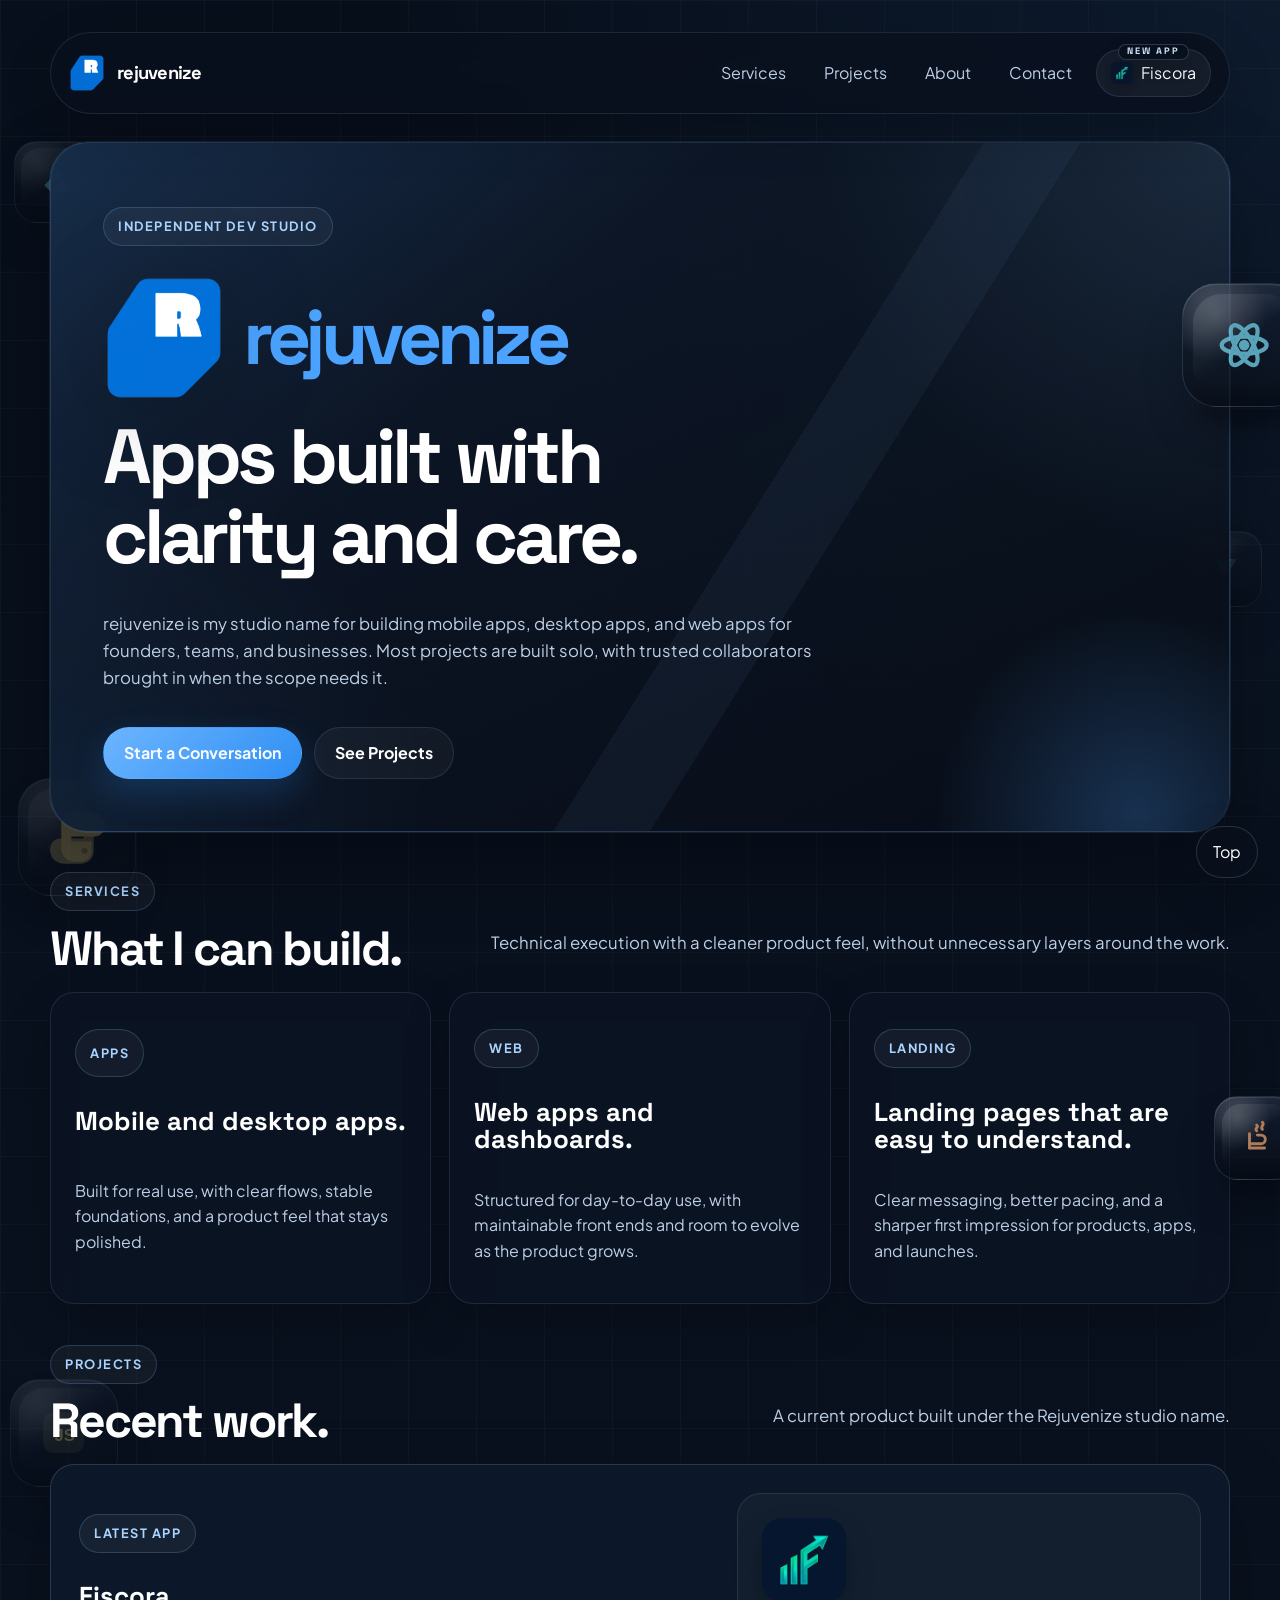
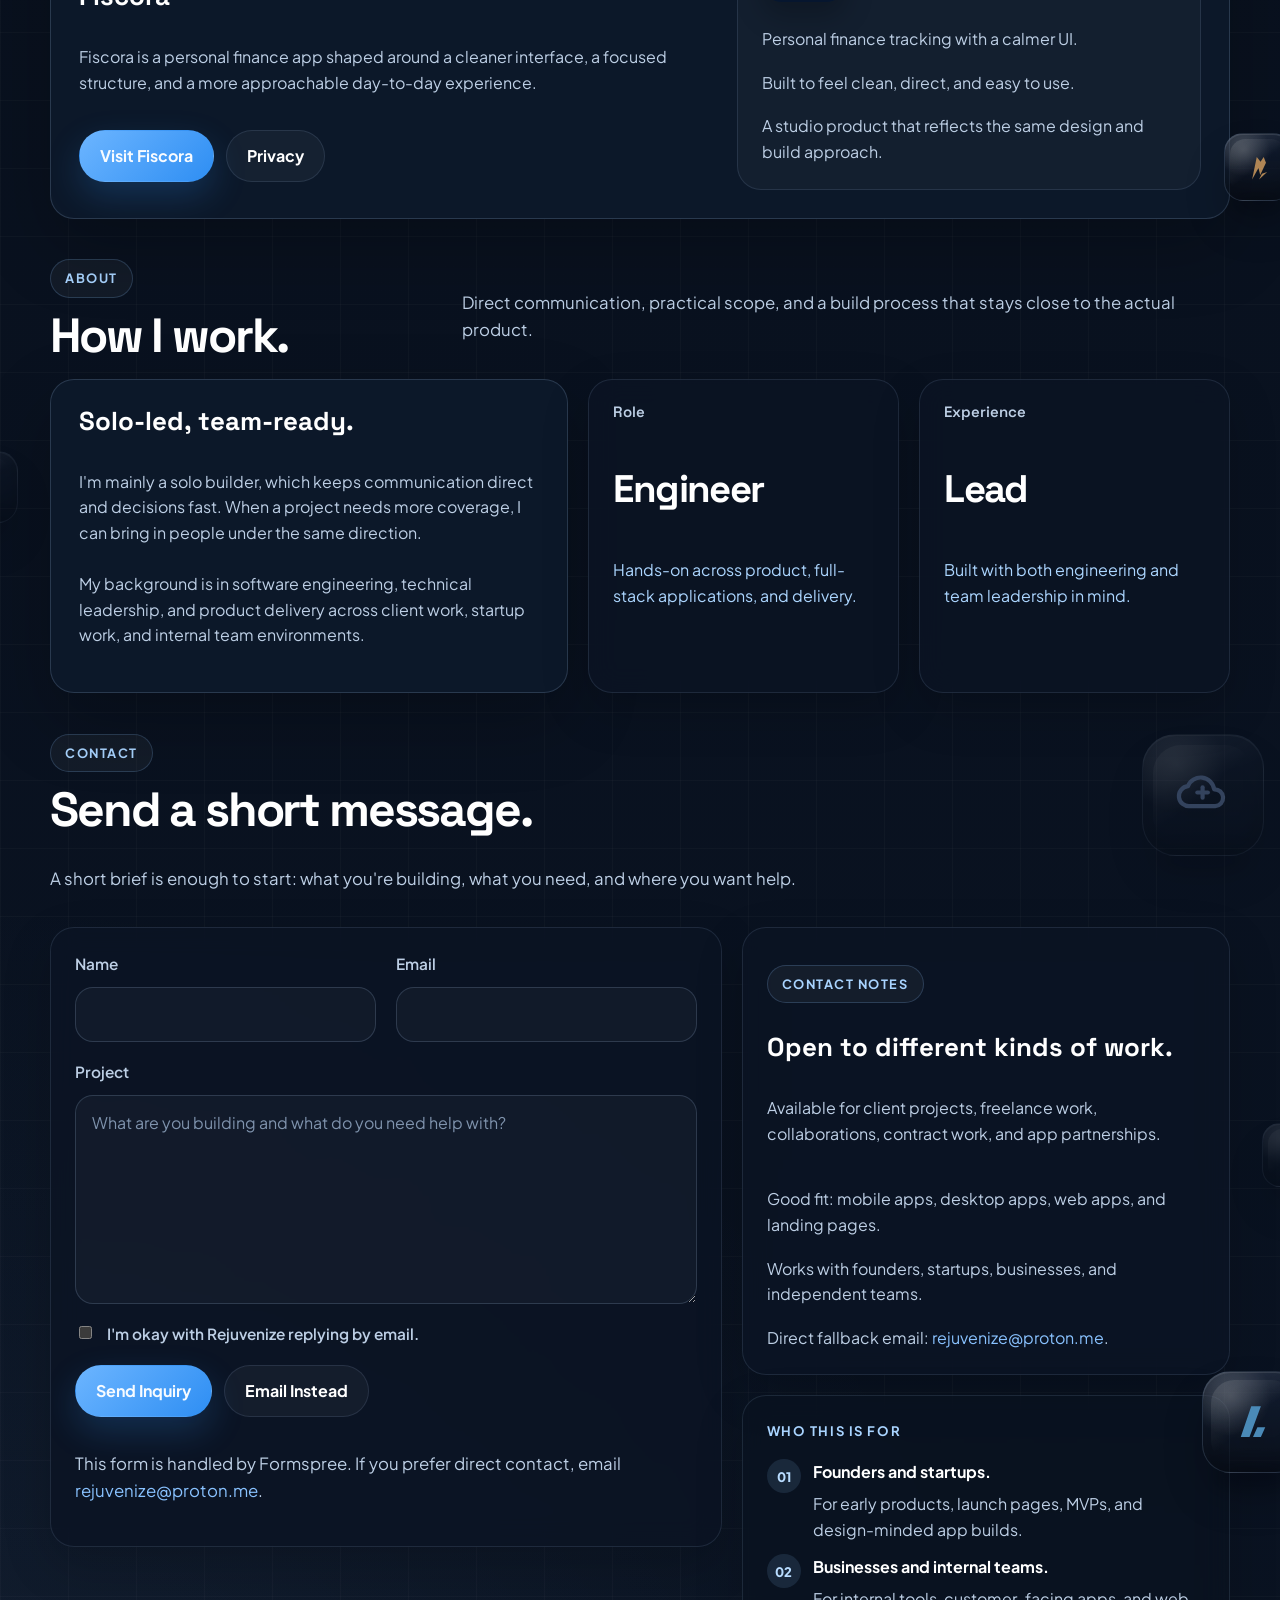
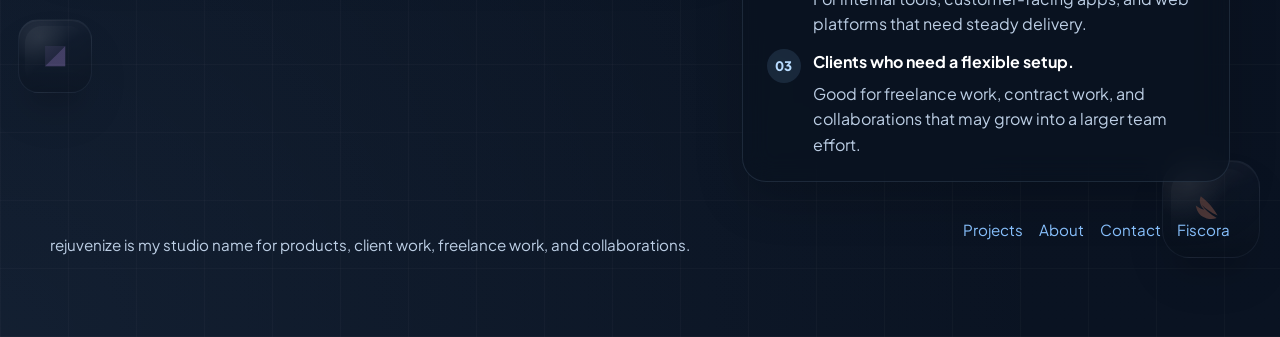
<file: index.html>
<!DOCTYPE html>
<html lang="en">
<head>
  <meta charset="UTF-8">
  <meta name="viewport" content="width=device-width, initial-scale=1.0">
  <meta name="theme-color" content="#0a1322">
  <meta name="description" content="rejuvenize is an indie-focused dev studio building mobile apps, desktop apps, and web apps for founders, teams, and businesses.">
  <meta name="google-site-verification" content="tuWBf2UiYq0NSJHIGPPIli4gIiateKBWPWQjrOWc-LE" />

  <title>rejuvenize | Independent Dev Studio</title>
  <link rel="icon" type="image/png" sizes="16x16" href="./icons/favicon-16.png">
  <link rel="icon" type="image/png" sizes="32x32" href="./icons/favicon-32.png">
  <link rel="apple-touch-icon" sizes="180x180" href="./icons/apple-touch-icon.png">
  <link rel="icon" type="image/png" sizes="192x192" href="./icons/web-app-icon-192.png">
  <link rel="stylesheet" href="./css/theme.css">
</head>
<body class="landing-page" id="top">
  <svg class="tech-icon-defs" aria-hidden="true" focusable="false">
    <symbol id="tech-flutter" viewBox="0 0 64 64">
      <path d="M16 36 33 19h12L28 36zm0 0 12 12h12L28 36zm16 0 8-8 12 12-8 8z" fill="currentColor"/>
    </symbol>
    <symbol id="tech-react" viewBox="0 0 64 64">
      <g fill="none" stroke="currentColor" stroke-width="4">
        <ellipse cx="32" cy="32" rx="21" ry="8"/>
        <ellipse cx="32" cy="32" rx="21" ry="8" transform="rotate(60 32 32)"/>
        <ellipse cx="32" cy="32" rx="21" ry="8" transform="rotate(-60 32 32)"/>
      </g>
      <circle cx="32" cy="32" r="5" fill="currentColor"/>
    </symbol>
    <symbol id="tech-vue" viewBox="0 0 64 64">
      <path d="M12 17h14l6 10 6-10h14L32 50z" fill="currentColor" opacity="0.38"/>
      <path d="M20 17h8l4 7 4-7h8L32 39z" fill="currentColor"/>
    </symbol>
    <symbol id="tech-python" viewBox="0 0 64 64">
      <path d="M33 8c-11 0-15 4-15 12v8h20v5H15c-6 0-10 5-10 11 0 10 8 14 17 14h11c9 0 15-5 15-13V22c0-8-6-14-15-14Zm-8 8a3 3 0 1 1 0 6 3 3 0 0 1 0-6Z" fill="currentColor" opacity="0.68"/>
      <path d="M31 56c11 0 15-4 15-12v-8H26v-5h23c6 0 10-5 10-11 0-10-8-14-17-14H31c-9 0-15 5-15 13v23c0 8 6 14 15 14Zm8-8a3 3 0 1 1 0-6 3 3 0 0 1 0 6Z" fill="currentColor"/>
    </symbol>
    <symbol id="tech-java" viewBox="0 0 64 64">
      <g fill="none" stroke="currentColor" stroke-width="4" stroke-linecap="round" stroke-linejoin="round">
        <path d="M23 46h21"/>
        <path d="M23 40h16a6 6 0 0 0 0-12h-5"/>
        <path d="M23 26v20"/>
        <path d="M33 14c4 3-4 5 0 8"/>
        <path d="M41 10c4 4-4 6 0 10"/>
      </g>
    </symbol>
    <symbol id="tech-javascript" viewBox="0 0 64 64">
      <rect x="12" y="12" width="40" height="40" rx="9" fill="currentColor" opacity="0.18" stroke="currentColor" stroke-width="4"/>
      <text x="22" y="41" fill="currentColor" font-family="Arial, sans-serif" font-size="18" font-weight="700">JS</text>
    </symbol>
    <symbol id="tech-firebase" viewBox="0 0 64 64">
      <path d="M21 53 29 14l8 10-16 29Zm10-24 10-15 4 10-10 21Zm2 24 5-10 9-3-14 13Z" fill="currentColor"/>
    </symbol>
    <symbol id="tech-supabase" viewBox="0 0 64 64">
      <path d="M42 10c4 0 6 5 3 8L28 40c-2 3 0 8 4 8h10l-6 6H26c-8 0-12-9-7-15L35 18c2-3 0-8-4-8H21l6-6z" fill="currentColor"/>
    </symbol>
    <symbol id="tech-gcp" viewBox="0 0 64 64">
      <g fill="none" stroke="currentColor" stroke-width="4" stroke-linecap="round" stroke-linejoin="round">
        <path d="M20 43h24a8 8 0 1 0-1-16 13 13 0 0 0-25-3 9 9 0 0 0 2 19Z"/>
        <path d="M27 30h10"/>
        <path d="M32 25v10"/>
      </g>
    </symbol>
    <symbol id="tech-aws" viewBox="0 0 64 64">
      <text x="16" y="31" fill="currentColor" font-family="Arial, sans-serif" font-size="16" font-weight="700">aws</text>
      <path d="M18 43c8 5 20 5 28 0" fill="none" stroke="currentColor" stroke-width="4" stroke-linecap="round"/>
    </symbol>
    <symbol id="tech-azure" viewBox="0 0 64 64">
      <path d="M18 49 30 14h11L28 49zm14 0 5-11h9L41 49z" fill="currentColor"/>
    </symbol>
    <symbol id="tech-kotlin" viewBox="0 0 64 64">
      <path d="M16 16h32L32 32 48 48H16Z" fill="currentColor" opacity="0.34"/>
      <path d="M16 48 32 32 48 16v32z" fill="currentColor"/>
    </symbol>
    <symbol id="tech-swift" viewBox="0 0 64 64">
      <path d="M20 17c9 7 15 14 20 23-8-4-14-8-19-13 4 6 10 11 18 16-6 2-12 1-17-2-5-3-7-8-8-13 3 2 6 4 10 5-4-4-7-10-4-16z" fill="currentColor"/>
    </symbol>
  </svg>

  <div class="tech-float-layer tech-float-layer-back" aria-hidden="true">
    <span class="tech-float tech-float-1 is-flutter"><svg viewBox="0 0 64 64"><use href="#tech-flutter"></use></svg></span>
    <span class="tech-float tech-float-3 is-vue"><svg viewBox="0 0 64 64"><use href="#tech-vue"></use></svg></span>
    <span class="tech-float tech-float-4 is-python"><svg viewBox="0 0 64 64"><use href="#tech-python"></use></svg></span>
    <span class="tech-float tech-float-6 is-javascript"><svg viewBox="0 0 64 64"><use href="#tech-javascript"></use></svg></span>
    <span class="tech-float tech-float-8 is-supabase"><svg viewBox="0 0 64 64"><use href="#tech-supabase"></use></svg></span>
    <span class="tech-float tech-float-9 is-gcp"><svg viewBox="0 0 64 64"><use href="#tech-gcp"></use></svg></span>
    <span class="tech-float tech-float-10 is-aws"><svg viewBox="0 0 64 64"><use href="#tech-aws"></use></svg></span>
    <span class="tech-float tech-float-12 is-kotlin"><svg viewBox="0 0 64 64"><use href="#tech-kotlin"></use></svg></span>
    <span class="tech-float tech-float-13 is-swift"><svg viewBox="0 0 64 64"><use href="#tech-swift"></use></svg></span>
  </div>

  <main class="site-shell">
    <header class="topbar surface-card">
      <a class="mini-brand" href="#top" aria-label="rejuvenize home">
        <img class="mini-brand-mark" src="./icons/icon.png" alt="" aria-hidden="true">
        <span class="mini-brand-wordmark">rejuvenize</span>
      </a>

      <div class="nav-shell">
        <input class="nav-toggle-input" id="nav-toggle" type="checkbox" aria-hidden="true">
        <label class="nav-toggle" for="nav-toggle" aria-label="Toggle navigation">
          <span class="nav-toggle-bar"></span>
          <span class="nav-toggle-bar"></span>
          <span class="nav-toggle-bar"></span>
          <span class="visually-hidden">Menu</span>
        </label>

        <nav class="site-nav" aria-label="Primary navigation">
          <a href="#services">Services</a>
          <a href="#projects">Projects</a>
          <a href="#about">About</a>
          <a href="#contact">Contact</a>
          <a class="nav-cta nav-app-link" href="./fiscora/" aria-label="Latest App: Fiscora">
            <span class="nav-app-badge" aria-hidden="true">New app</span>
            <img class="nav-app-icon" src="./fiscora/icons/favicon-32.png" alt="" aria-hidden="true">
            <span>Fiscora</span>
          </a>
        </nav>
      </div>
    </header>

    <section class="hero-card hero-grid" aria-labelledby="hero-title">
      <div class="hero-copy">
        <p class="eyebrow">Independent Dev Studio</p>

        <div class="brand-lockup" aria-label="rejuvenize wordmark">
          <img class="brand-mark" src="./icons/icon.png" alt="" aria-hidden="true">
          <div class="brand-wordmark">rejuvenize</div>
        </div>

        <h1 id="hero-title">Apps built with clarity and care.</h1>
        <p class="lede">rejuvenize is my studio name for building mobile apps, desktop apps, and web apps for founders, teams, and businesses. Most projects are built solo, with trusted collaborators brought in when the scope needs it.</p>

        <div class="action-row">
          <a class="button-primary" href="#contact">Start a Conversation</a>
          <a class="button-secondary" href="#projects">See Projects</a>
        </div>
      </div>
    </section>

    <section class="section" id="services" aria-labelledby="services-title">
      <div class="section-header">
        <div>
          <p class="eyebrow">Services</p>
          <h2 class="section-title" id="services-title">What I can build.</h2>
        </div>
        <p class="section-copy">Technical execution with a cleaner product feel, without unnecessary layers around the work.</p>
      </div>

      <div class="card-grid">
        <article class="surface-card product-card">
          <p class="tag">Apps</p>
          <h3>Mobile and desktop apps.</h3>
          <p>Built for real use, with clear flows, stable foundations, and a product feel that stays polished.</p>
        </article>

        <article class="surface-card product-card">
          <p class="tag">Web</p>
          <h3>Web apps and dashboards.</h3>
          <p>Structured for day-to-day use, with maintainable front ends and room to evolve as the product grows.</p>
        </article>

        <article class="surface-card product-card">
          <p class="tag">Landing</p>
          <h3>Landing pages that are easy to understand.</h3>
          <p>Clear messaging, better pacing, and a sharper first impression for products, apps, and launches.</p>
        </article>
      </div>
    </section>

    <section class="section" id="projects" aria-labelledby="projects-title">
      <div class="section-header">
        <div>
          <p class="eyebrow">Projects</p>
          <h2 class="section-title" id="projects-title">Recent work.</h2>
        </div>
        <p class="section-copy">A current product built under the Rejuvenize studio name.</p>
      </div>

      <article class="elevated-card project-feature">
        <div class="project-feature-copy">
          <p class="tag">Latest App</p>
          <h3>Fiscora</h3>
          <p>Fiscora is a personal finance app shaped around a cleaner interface, a focused structure, and a more approachable day-to-day experience.</p>

          <div class="action-row">
            <a class="button-primary" href="./fiscora/">Visit Fiscora</a>
            <a class="button-secondary" href="./fiscora/privacy-policy.html">Privacy</a>
          </div>
        </div>

        <div class="project-feature-panel">
          <img class="project-app-icon" src="./fiscora/icons/web-app-icon-192.png" alt="Fiscora app icon">

          <ul class="project-highlights">
            <li>Personal finance tracking with a calmer UI.</li>
            <li>Built to feel clean, direct, and easy to use.</li>
            <li>A studio product that reflects the same design and build approach.</li>
          </ul>
        </div>
      </article>
    </section>

    <section class="section" id="about" aria-labelledby="about-title">
      <div class="section-header">
        <div>
          <p class="eyebrow">About</p>
          <h2 class="section-title" id="about-title">How I work.</h2>
        </div>
        <p class="section-copy">Direct communication, practical scope, and a build process that stays close to the actual product.</p>
      </div>

      <div class="about-grid">
        <article class="elevated-card manifesto-card">
          <h3>Solo-led, team-ready.</h3>
          <p>I'm mainly a solo builder, which keeps communication direct and decisions fast. When a project needs more coverage, I can bring in people under the same direction. <br /><br />
            My background is in software engineering, technical leadership, and product delivery across client work, startup work, and internal team environments.</p>
        </article>

        <article class="metric-card">
          <h3>Role</h3>
          <p class="metric-value">Engineer</p>
          <p class="metric-change">Hands-on across product, full-stack applications, and delivery.</p>
        </article>

        <article class="metric-card">
          <h3>Experience</h3>
          <p class="metric-value">Lead</p>
          <p class="metric-change">Built with both engineering and team leadership in mind.</p>
        </article>
      </div>
    </section>

    <section class="section" id="contact" aria-labelledby="contact-title">
      <div class="section-header">
        <div>
          <p class="eyebrow">Contact</p>
          <h2 class="section-title" id="contact-title">Send a short message.</h2>
        </div>
        <p class="section-copy">A short brief is enough to start: what you're building, what you need, and where you want help.</p>
      </div>

      <div class="contact-grid">
        <!-- Replace the action URL with your protected form provider endpoint before going live, and enable provider-side CAPTCHA or bot scoring. -->
        <form class="surface-card contact-form" action="https://formspree.io/f/xdaygvnp" method="POST">
          <input type="hidden" name="_subject" value="New Rejuvenize studio inquiry">

          <div class="contact-trap" aria-hidden="true">
            <label for="company-name">Company</label>
            <input id="company-name" name="_gotcha" type="text" tabindex="-1" autocomplete="off">
          </div>

          <div class="field-grid">
            <label class="form-field" for="contact-name">
              <span>Name</span>
              <input id="contact-name" name="name" type="text" autocomplete="name" required>
            </label>

            <label class="form-field" for="contact-email">
              <span>Email</span>
              <input id="contact-email" name="email" type="email" autocomplete="email" required>
            </label>
          </div>

          <label class="form-field" for="contact-message">
            <span>Project</span>
            <textarea id="contact-message" name="message" rows="7" autocomplete="off" placeholder="What are you building and what do you need help with?" required></textarea>
          </label>

          <label class="checkbox-field" for="contact-consent">
            <input id="contact-consent" name="consent" type="checkbox" required>
            <span>I'm okay with Rejuvenize replying by email.</span>
          </label>

          <div class="action-row">
            <button class="button-primary" type="submit">Send Inquiry</button>
            <a class="button-secondary" href="mailto:rejuvenize@proton.me">Email Instead</a>
          </div>

          <p class="form-note">This form is handled by Formspree. If you prefer direct contact, email <a href="mailto:rejuvenize@proton.me">rejuvenize@proton.me</a>.</p>
        </form>

        <div class="contact-sidebar">
          <aside class="surface-card contact-panel" aria-labelledby="contact-notes-title">
            <p class="tag">Contact Notes</p>
            <h3 id="contact-notes-title">Open to different kinds of work.</h3>
            <p>Available for client projects, freelance work, collaborations, contract work, and app partnerships.</p>
            <ul class="contact-list">
              <li>Good fit: mobile apps, desktop apps, web apps, and landing pages.</li>
              <li>Works with founders, startups, businesses, and independent teams.</li>
              <li>Direct fallback email: <a href="mailto:rejuvenize@proton.me">rejuvenize@proton.me</a>.</li>
            </ul>
          </aside>

          <aside class="surface-card hero-panel signal-panel" aria-labelledby="fit-title">
            <p class="signal-label" id="fit-title">Who this is for</p>

            <ul class="signal-list">
              <li>
                <span>01</span>
                <div>
                  <strong>Founders and startups.</strong>
                  <p>For early products, launch pages, MVPs, and design-minded app builds.</p>
                </div>
              </li>
              <li>
                <span>02</span>
                <div>
                  <strong>Businesses and internal teams.</strong>
                  <p>For internal tools, customer-facing apps, and web platforms that need steady delivery.</p>
                </div>
              </li>
              <li>
                <span>03</span>
                <div>
                  <strong>Clients who need a flexible setup.</strong>
                  <p>Good for freelance work, contract work, and collaborations that may grow into a larger team effort.</p>
                </div>
              </li>
            </ul>
          </aside>
        </div>
      </div>
    </section>

    <footer class="site-footer">
      <p>rejuvenize is my studio name for products, client work, freelance work, and collaborations.</p>

      <div class="footer-links">
        <a href="#projects">Projects</a>
        <a href="#about">About</a>
        <a href="#contact">Contact</a>
        <a href="./fiscora/">Fiscora</a>
      </div>
    </footer>
  </main>

  <div class="tech-float-layer tech-float-layer-front" aria-hidden="true">
    <span class="tech-float tech-float-2 is-react"><svg viewBox="0 0 64 64"><use href="#tech-react"></use></svg></span>
    <span class="tech-float tech-float-5 is-java"><svg viewBox="0 0 64 64"><use href="#tech-java"></use></svg></span>
    <span class="tech-float tech-float-7 is-firebase"><svg viewBox="0 0 64 64"><use href="#tech-firebase"></use></svg></span>
    <span class="tech-float tech-float-11 is-azure"><svg viewBox="0 0 64 64"><use href="#tech-azure"></use></svg></span>
  </div>

  <a class="back-to-top" href="#top" aria-label="Return to top">Top</a>

  <script>
    const navToggle = document.querySelector('#nav-toggle');
    const navLinks = document.querySelectorAll('.site-nav a');

    if (navToggle && navLinks.length > 0) {
      navLinks.forEach((link) => {
        link.addEventListener('click', () => {
          navToggle.checked = false;
        });
      });
    }
  </script>
</body>
</html>
</file>
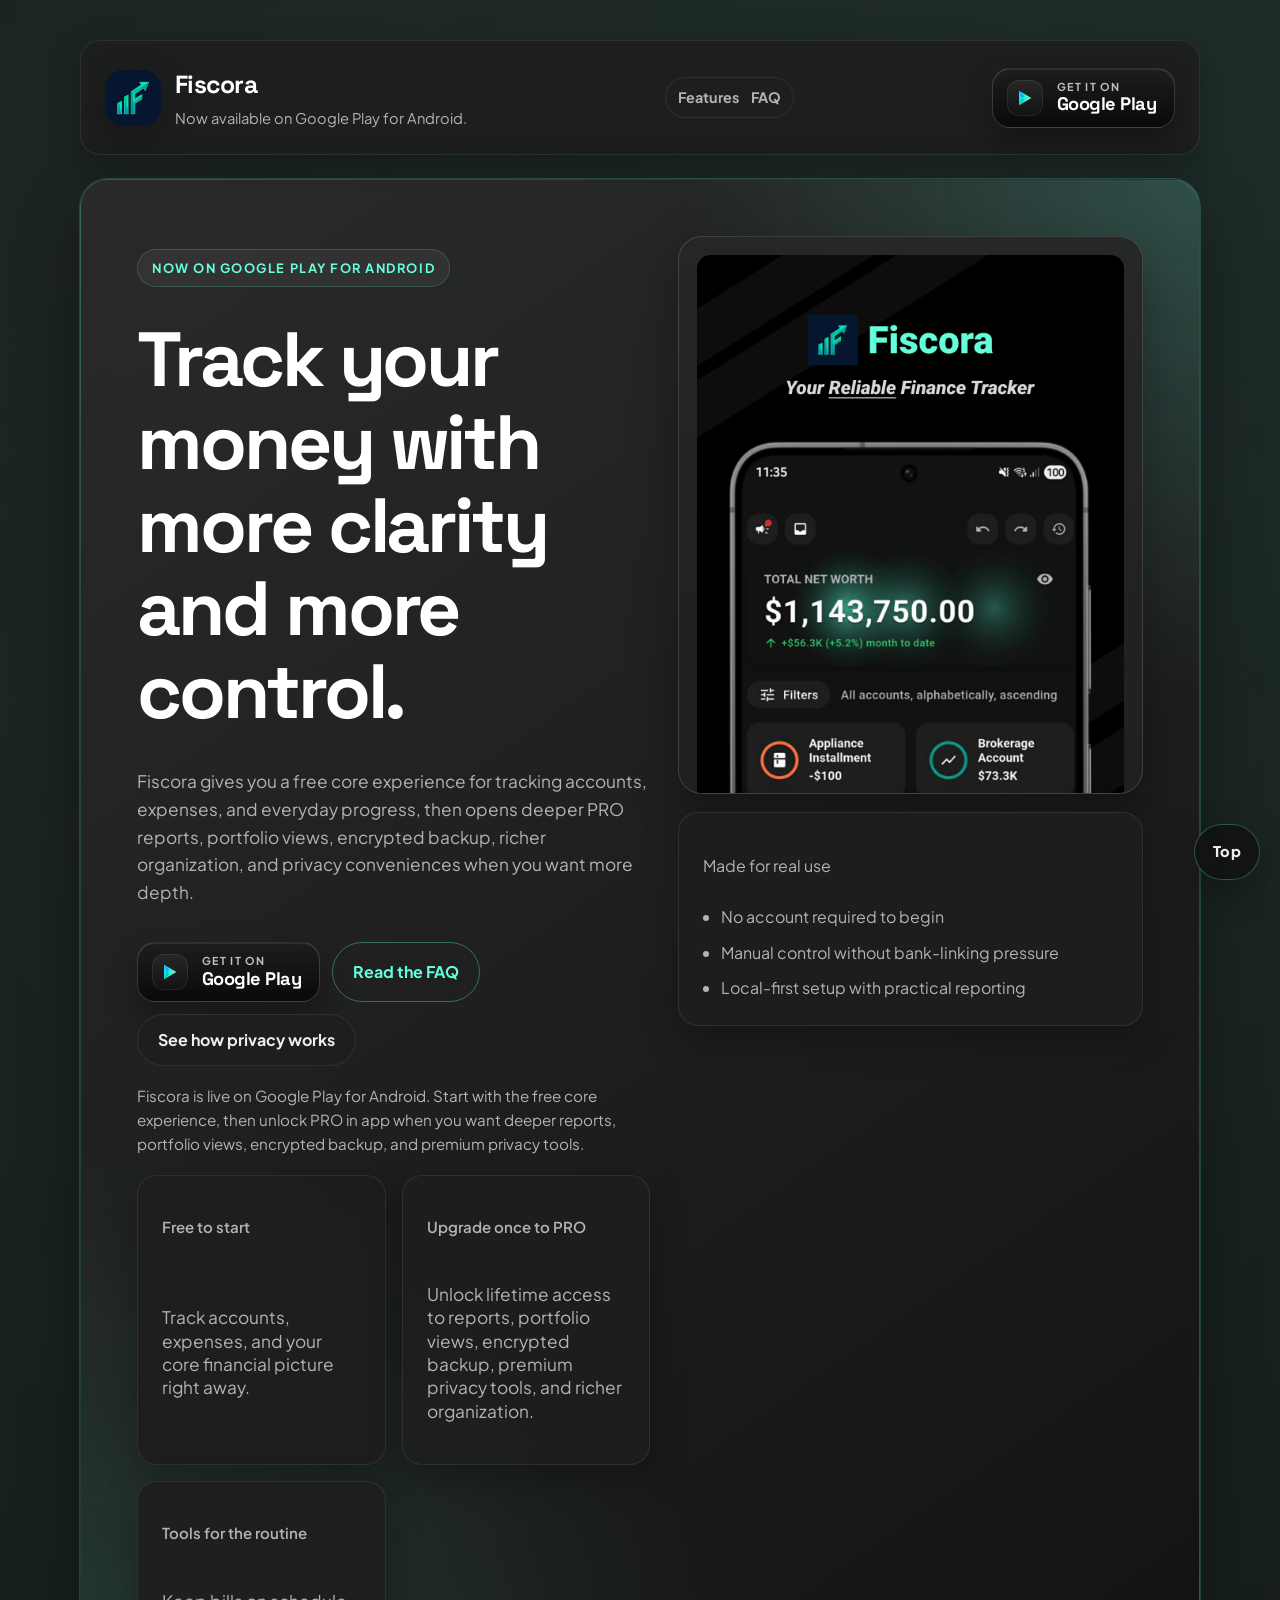
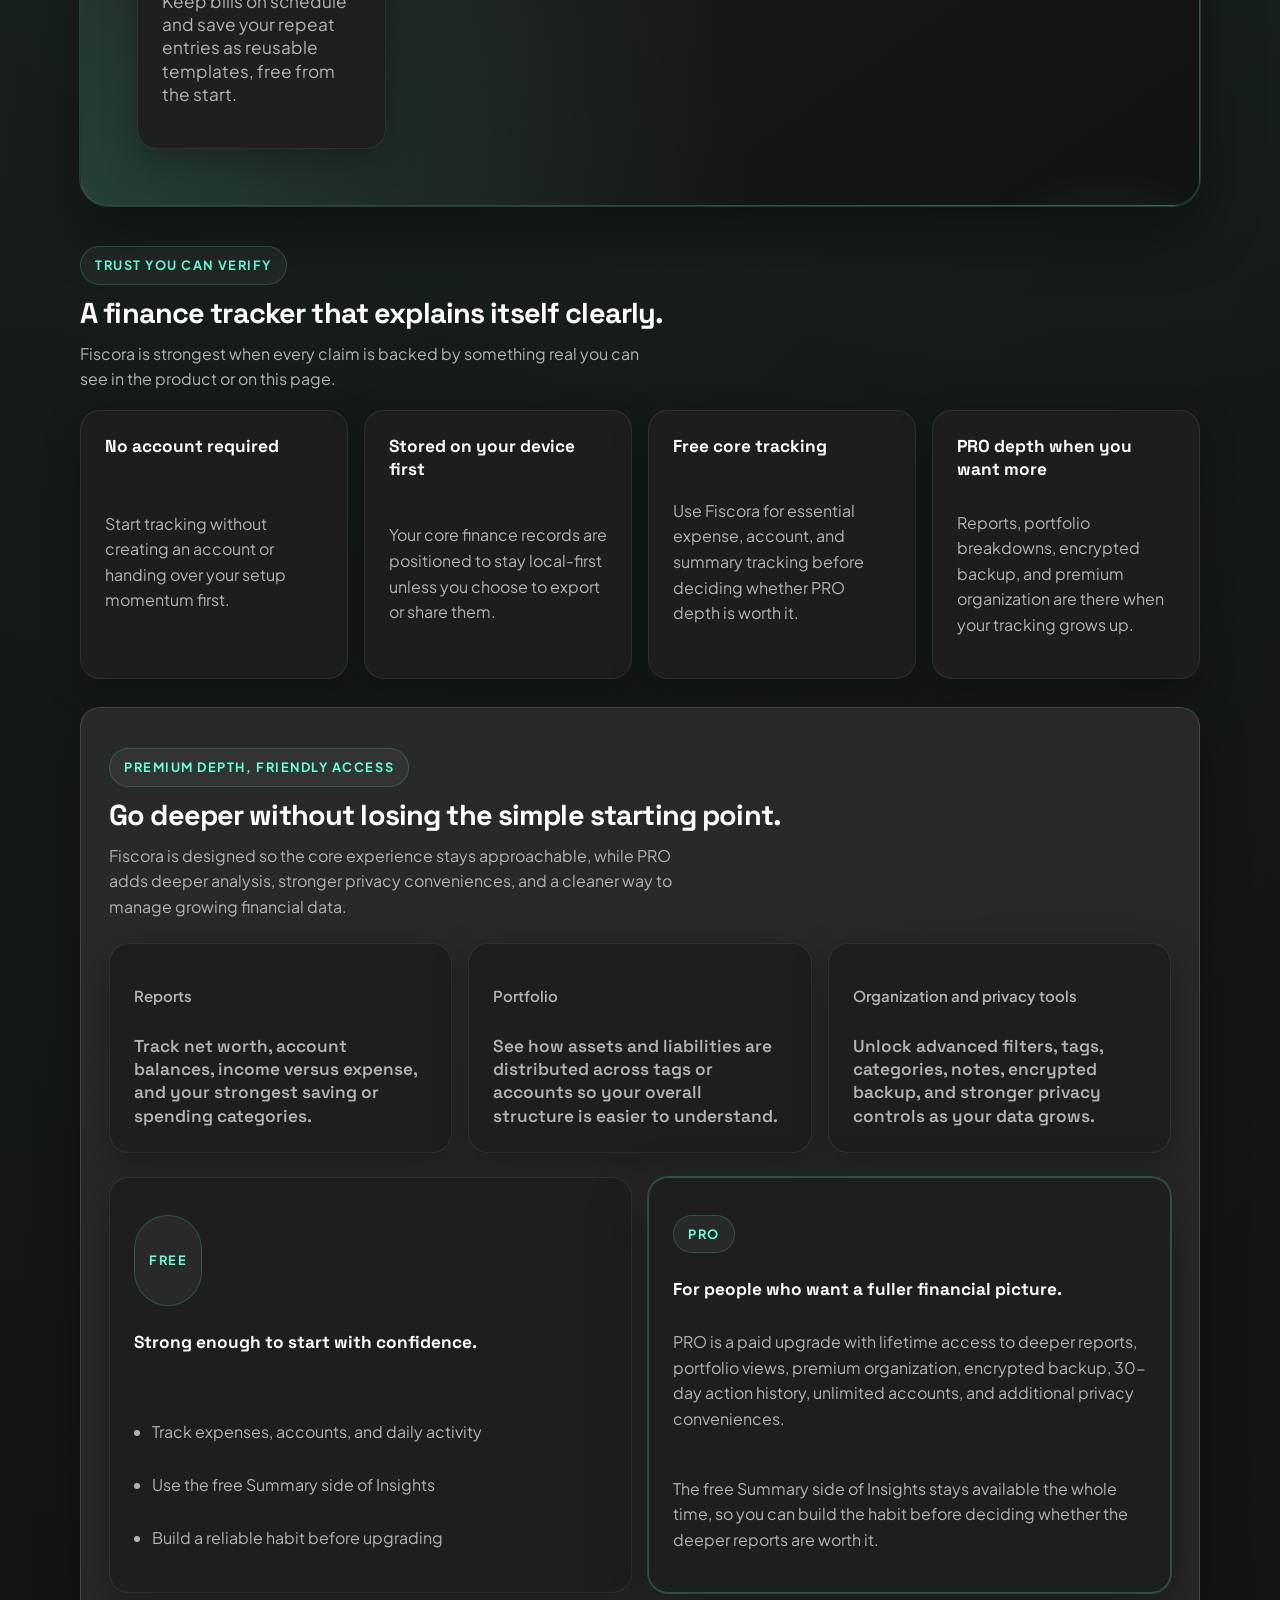
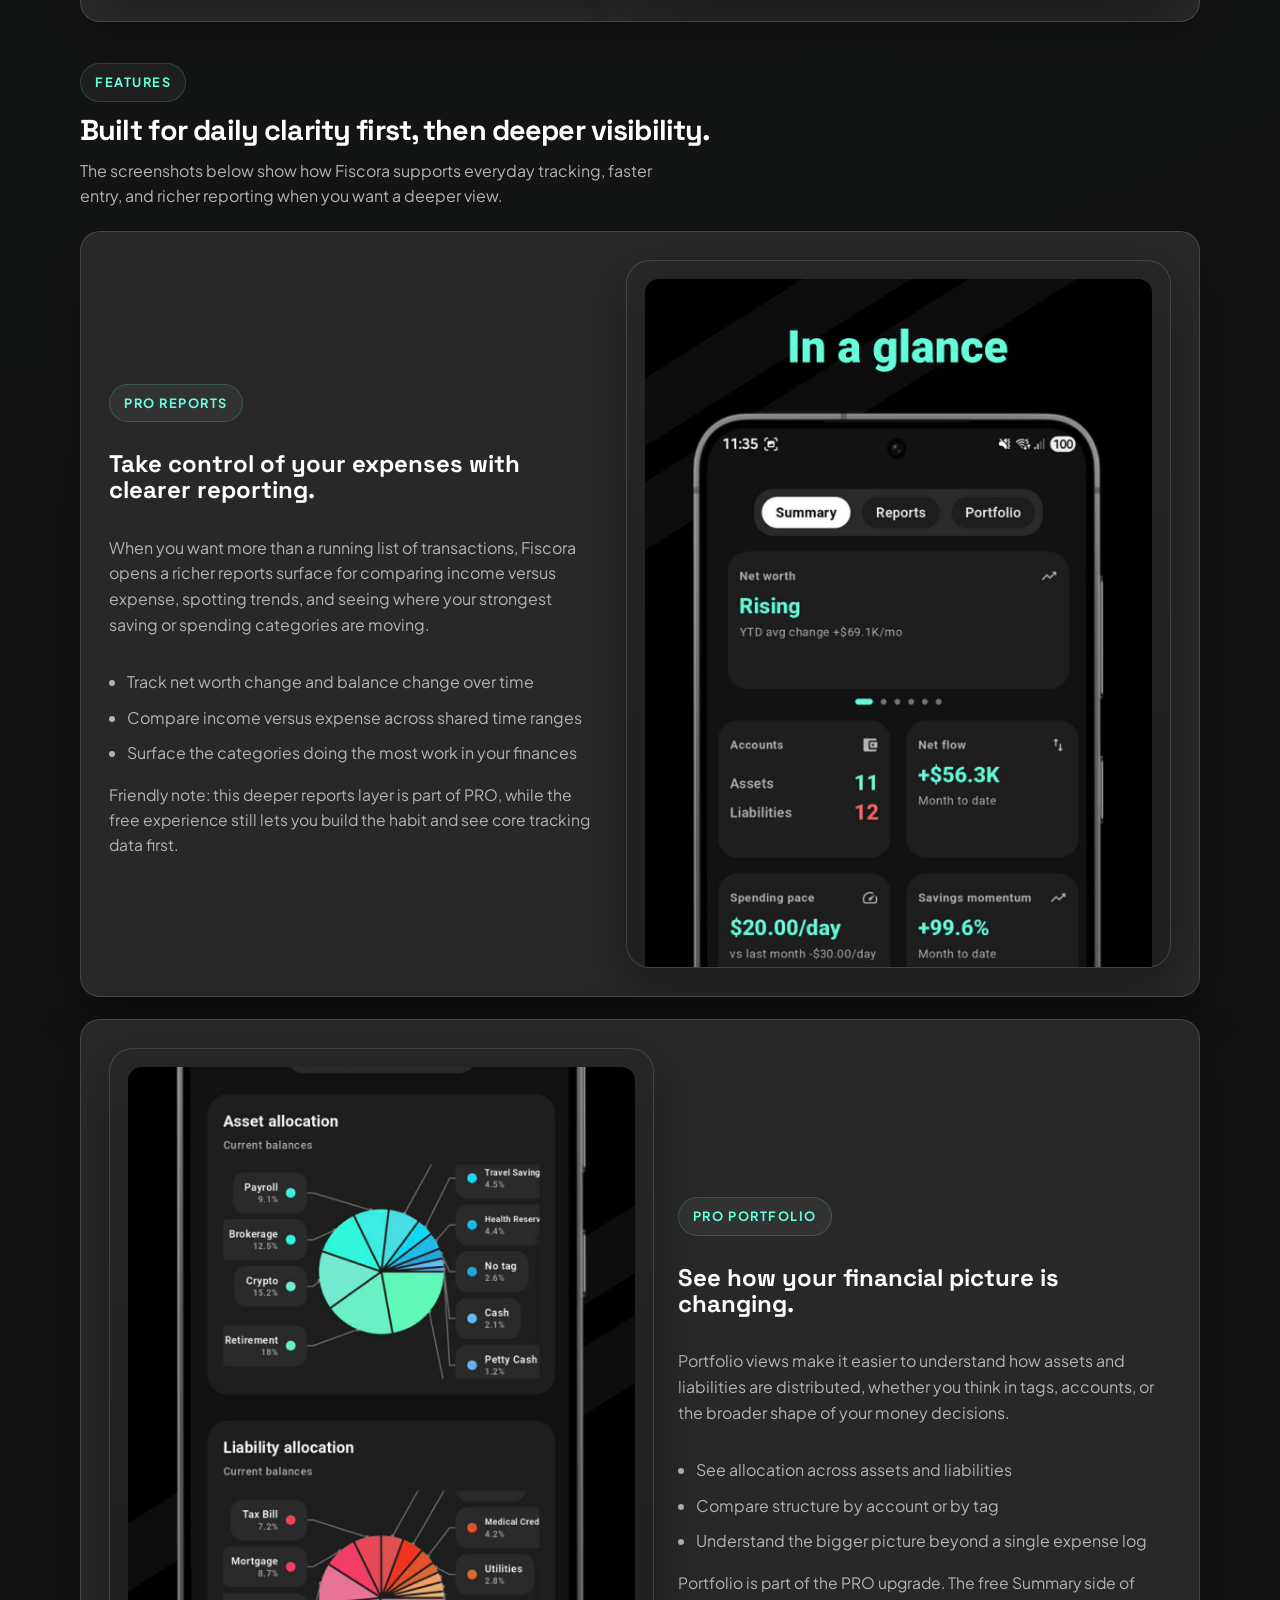
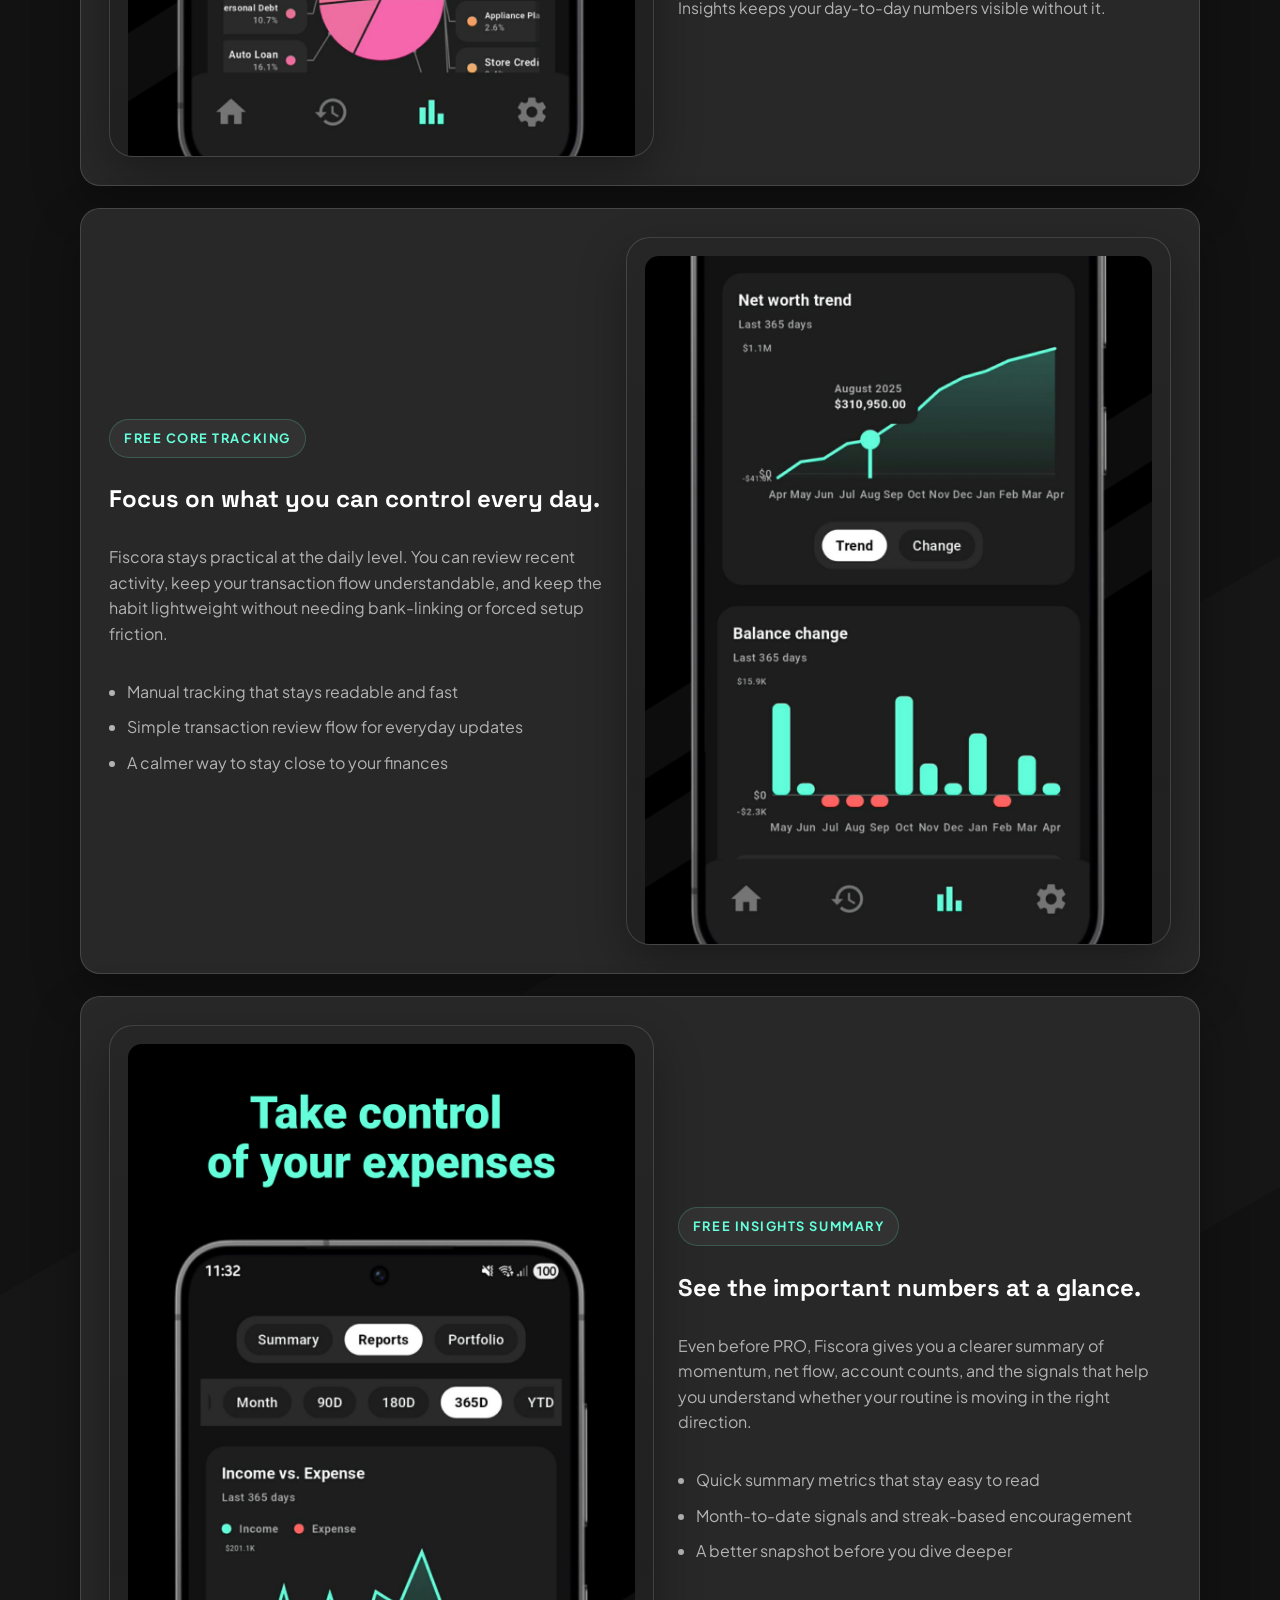
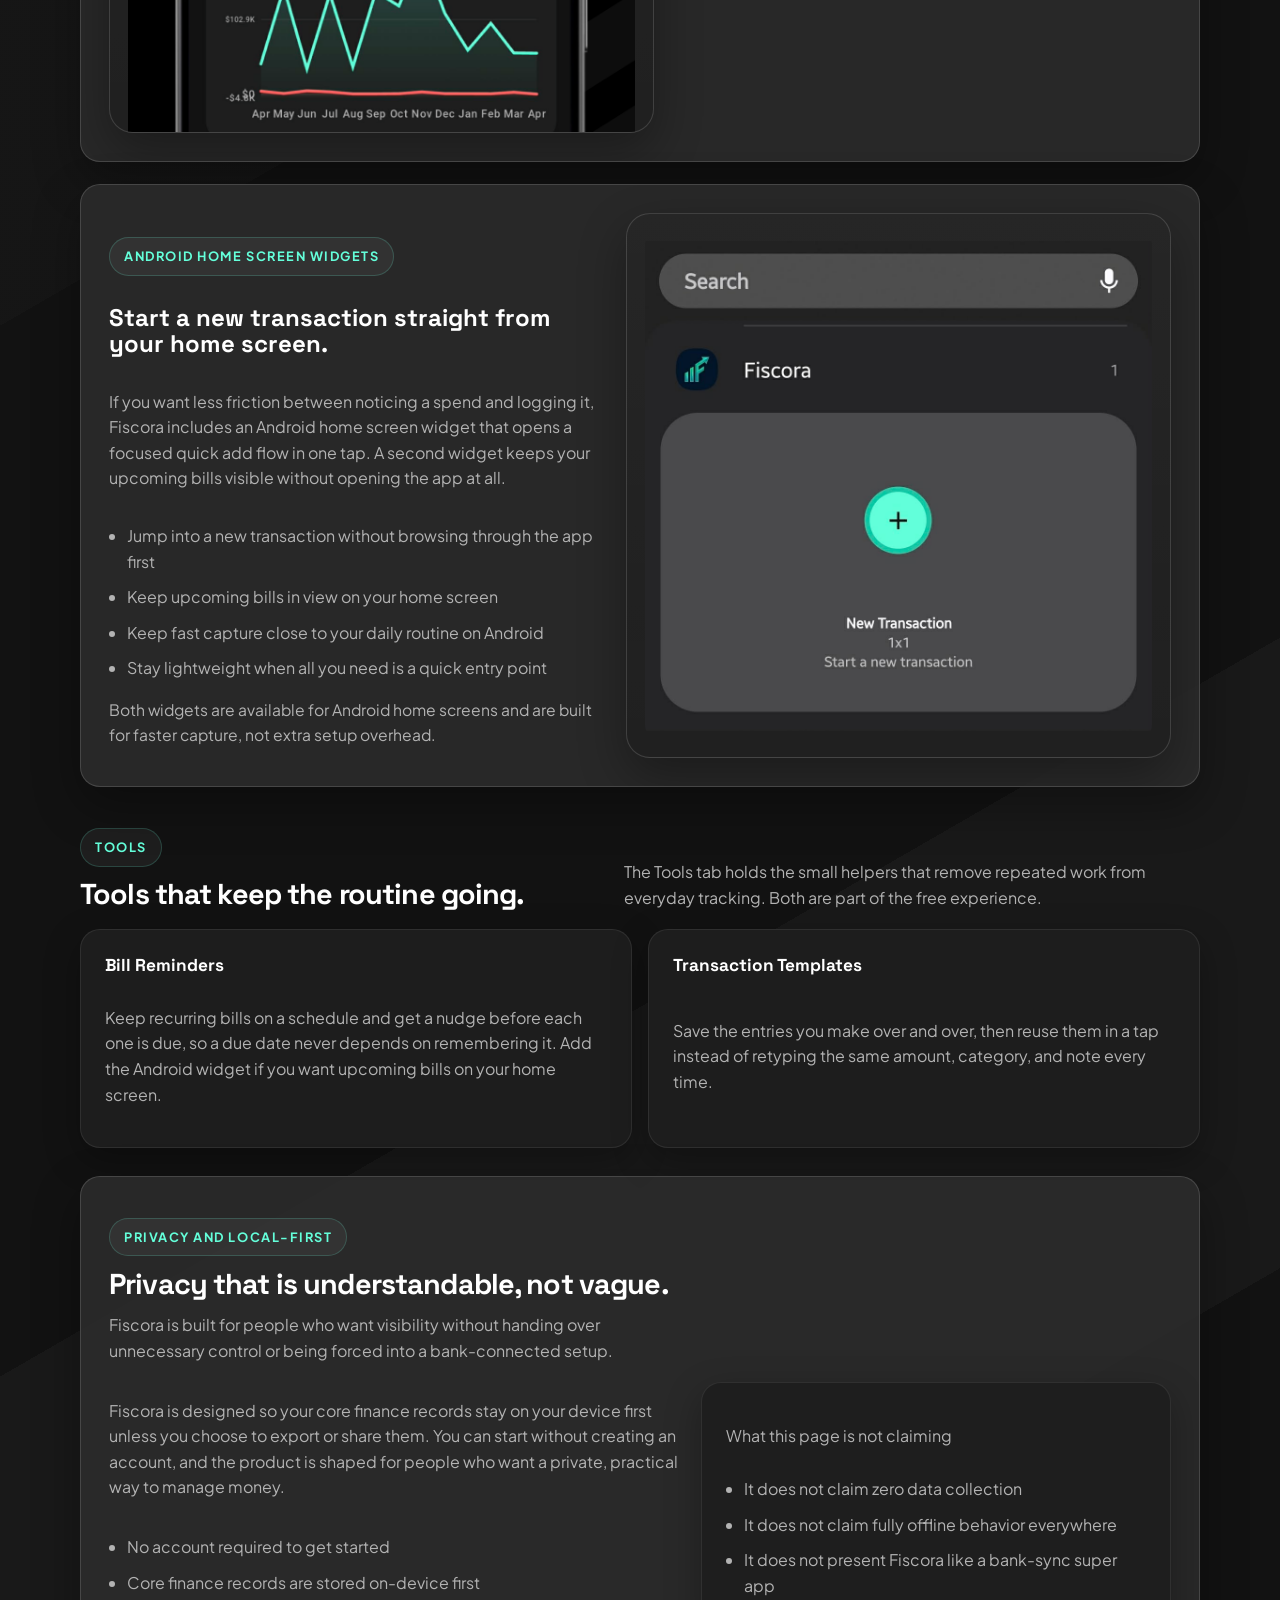
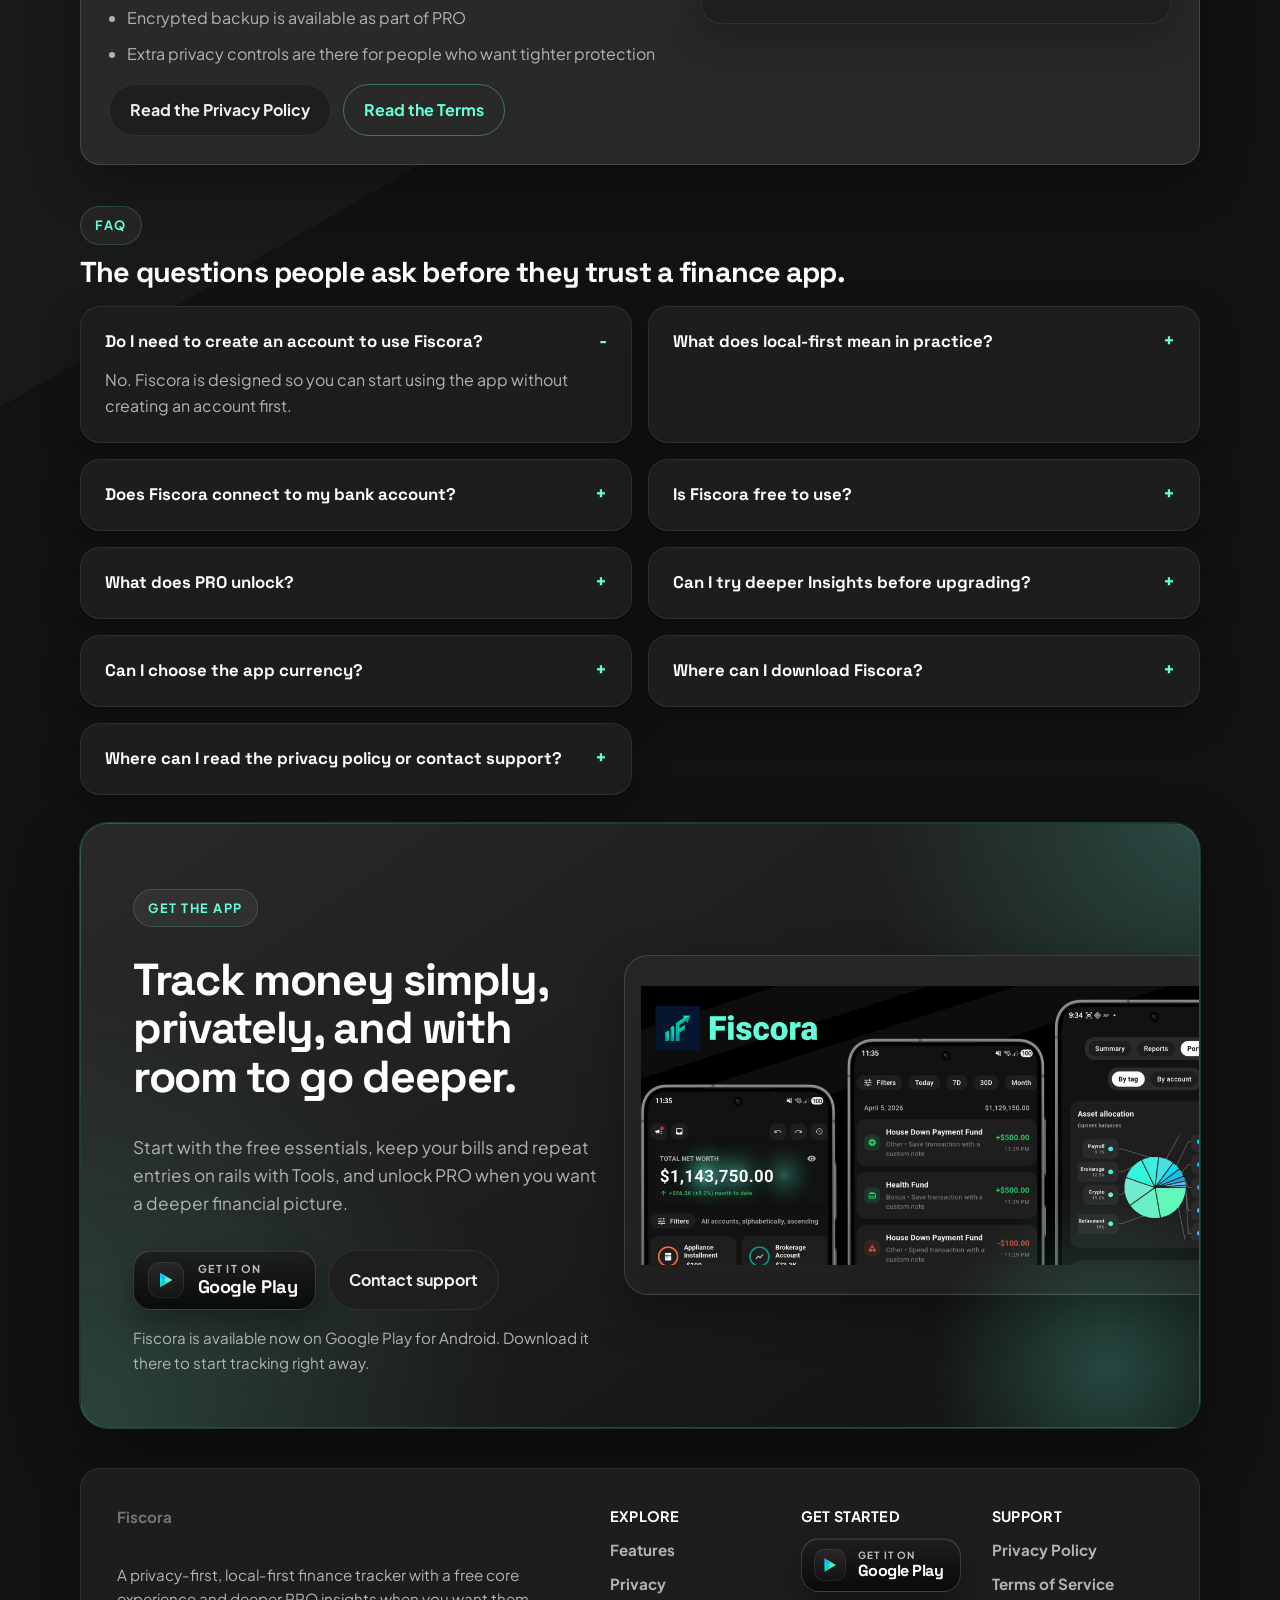
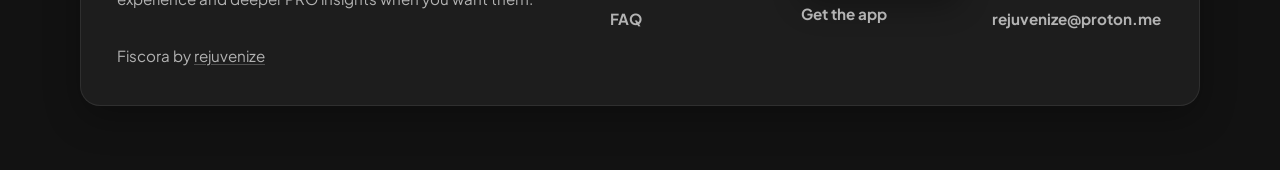
<file: fiscora/index.html>
<!doctype html>
<html lang="en">
  <head>
    <!-- Google tag (gtag.js) -->
    <script
      async
      src="https://www.googletagmanager.com/gtag/js?id=G-19NXYSXWFE"
    ></script>
    <script>
      window.dataLayer = window.dataLayer || [];
      function gtag() {
        dataLayer.push(arguments);
      }
      gtag("js", new Date());

      gtag("config", "G-19NXYSXWFE");
    </script>

    <meta charset="UTF-8" />
    <meta name="viewport" content="width=device-width, initial-scale=1.0" />
    <meta name="theme-color" content="#121212" />
    <title>Fiscora | Privacy-First Finance Tracker on Google Play</title>
    <link rel="canonical" href="https://rejuvenize.github.io/fiscora/" />
    <meta
      name="description"
      content="Fiscora is a privacy-first, local-first finance tracker now available on Google Play. Track expenses, net worth, and financial progress with a free core experience and optional PRO depth."
    />
    <meta property="og:type" content="website" />
    <meta property="og:url" content="https://rejuvenize.github.io/fiscora/" />
    <meta property="og:site_name" content="Fiscora" />
    <meta
      property="og:title"
      content="Fiscora | Privacy-First Finance Tracker on Google Play"
    />
    <meta
      property="og:description"
      content="Track expenses, net worth, and financial progress with a free core experience, optional PRO reports and portfolio views, and Android availability on Google Play."
    />
    <meta
      property="og:image"
      content="https://rejuvenize.github.io/fiscora/images/Play-Feature-graphic.png"
    />
    <meta
      property="og:image:secure_url"
      content="https://rejuvenize.github.io/fiscora/images/Play-Feature-graphic.png"
    />
    <meta property="og:image:width" content="1024" />
    <meta property="og:image:height" content="576" />
    <meta
      property="og:image:alt"
      content="Fiscora feature graphic showing the brand and key product screens"
    />
    <meta name="twitter:card" content="summary_large_image" />
    <meta
      name="twitter:title"
      content="Fiscora | Privacy-First Finance Tracker on Google Play"
    />
    <meta
      name="twitter:description"
      content="Track expenses, net worth, and financial progress with a free core experience, optional PRO reports and portfolio views, and Android availability on Google Play."
    />
    <meta
      name="twitter:image"
      content="https://rejuvenize.github.io/fiscora/images/Play-Feature-graphic.png"
    />
    <meta
      name="twitter:image:alt"
      content="Fiscora feature graphic showing the brand and key product screens"
    />
    <link
      rel="icon"
      type="image/png"
      sizes="32x32"
      href="./icons/favicon-32.png"
    />
    <link
      rel="apple-touch-icon"
      sizes="180x180"
      href="./icons/apple-touch-icon.png"
    />
    <link
      rel="icon"
      type="image/png"
      sizes="192x192"
      href="./icons/web-app-icon-192.png"
    />
    <link rel="stylesheet" href="./css/theme.css" />
  </head>
  <body class="landing-page">
    <header class="site-header surface-card">
      <a class="brand-lockup" href="#hero" aria-label="Fiscora home">
        <img
          class="brand-icon"
          src="./icons/web-app-icon-192.png"
          alt="Fiscora logo"
          width="56"
          height="56"
        />
        <span class="brand-text-group">
          <strong class="brand-name">Fiscora</strong>
          <span class="brand-tagline"
            >Now available on Google Play for Android.</span
          >
        </span>
      </a>

      <nav class="site-nav" aria-label="Primary">
        <a href="#features">Features</a>
        <a href="#faq">FAQ</a>
      </nav>

      <div class="header-actions">
        <a
          class="store-badge"
          href="https://play.google.com/store/apps/details?id=com.rejuvenize.fiscora"
          target="_blank"
          rel="noreferrer noopener"
          aria-label="Get Fiscora on Google Play"
        >
          <span class="store-badge__icon" aria-hidden="true">
            <svg viewBox="0 0 28 28" role="presentation" focusable="false">
              <defs>
                <linearGradient
                  id="store-badge-gradient-header"
                  x1="5"
                  y1="14"
                  x2="23"
                  y2="14"
                  gradientUnits="userSpaceOnUse"
                >
                  <stop offset="0" stop-color="#00d7ff"></stop>
                  <stop offset="1" stop-color="#79ffb7"></stop>
                </linearGradient>
              </defs>
              <path
                d="M7 5.5L21.5 14L7 22.5V5.5Z"
                fill="url(#store-badge-gradient-header)"
              ></path>
              <path
                d="M7 5.5L13.4 11.9L10.4 14L7 5.5Z"
                fill="#00a6ff"
                opacity="0.9"
              ></path>
              <path
                d="M7 22.5L13.4 16.1L10.4 14L7 22.5Z"
                fill="#00d084"
                opacity="0.9"
              ></path>
            </svg>
          </span>
          <span class="store-badge__copy">
            <span class="store-badge__label">Get it on</span>
            <span class="store-badge__title">Google Play</span>
          </span>
        </a>
      </div>
    </header>

    <main class="site-shell landing-shell">
      <section id="hero" class="hero-card landing-hero">
        <div class="hero-grid">
          <div class="hero-copy">
            <p class="eyebrow">Now on Google Play for Android</p>
            <h1>Track your money with more clarity and more control.</h1>
            <p class="lede">
              Fiscora gives you a free core experience for tracking accounts,
              expenses, and everyday progress, then opens deeper PRO reports,
              portfolio views, encrypted backup, richer organization, and
              privacy conveniences when you want more depth.
            </p>
            <div class="action-row">
              <a
                class="store-badge"
                href="https://play.google.com/store/apps/details?id=com.rejuvenize.fiscora"
                target="_blank"
                rel="noreferrer noopener"
                aria-label="Get Fiscora on Google Play"
              >
                <span class="store-badge__icon" aria-hidden="true">
                  <svg
                    viewBox="0 0 28 28"
                    role="presentation"
                    focusable="false"
                  >
                    <defs>
                      <linearGradient
                        id="store-badge-gradient-hero"
                        x1="5"
                        y1="14"
                        x2="23"
                        y2="14"
                        gradientUnits="userSpaceOnUse"
                      >
                        <stop offset="0" stop-color="#00d7ff"></stop>
                        <stop offset="1" stop-color="#79ffb7"></stop>
                      </linearGradient>
                    </defs>
                    <path
                      d="M7 5.5L21.5 14L7 22.5V5.5Z"
                      fill="url(#store-badge-gradient-hero)"
                    ></path>
                    <path
                      d="M7 5.5L13.4 11.9L10.4 14L7 5.5Z"
                      fill="#00a6ff"
                      opacity="0.9"
                    ></path>
                    <path
                      d="M7 22.5L13.4 16.1L10.4 14L7 22.5Z"
                      fill="#00d084"
                      opacity="0.9"
                    ></path>
                  </svg>
                </span>
                <span class="store-badge__copy">
                  <span class="store-badge__label">Get it on</span>
                  <span class="store-badge__title">Google Play</span>
                </span>
              </a>
              <a class="button-outline" href="#faq">Read the FAQ</a>
              <a class="button-secondary" href="./privacy-policy.html"
                >See how privacy works</a
              >
            </div>
            <p id="play-availability-note" class="availability-note">
              Fiscora is live on Google Play for Android. Start with the free
              core experience, then unlock PRO in app when you want deeper
              reports, portfolio views, encrypted backup, and premium privacy
              tools.
            </p>

            <div class="hero-access-grid">
              <article class="metric-card access-card">
                <p class="metric-label">Free to start</p>
                <p class="access-card-title">
                  Track accounts, expenses, and your core financial picture
                  right away.
                </p>
              </article>
              <article class="metric-card access-card">
                <p class="metric-label">Upgrade once to PRO</p>
                <p class="access-card-title">
                  Unlock lifetime access to reports, portfolio views, encrypted
                  backup, premium privacy tools, and richer organization.
                </p>
              </article>
              <article class="metric-card access-card">
                <p class="metric-label">Tools for the routine</p>
                <p class="access-card-title">
                  Keep bills on schedule and save your repeat entries as
                  reusable templates, free from the start.
                </p>
              </article>
            </div>
          </div>

          <div class="hero-visual-stack">
            <div class="media-window hero-media-window">
              <img
                class="device-shot hero-shot shot-home"
                src="./images/banner-1.png"
                alt="Fiscora home screen showing net worth, filters, and account cards"
                width="768"
                height="1365"
              />
            </div>
            <div class="hero-side-card surface-card">
              <p class="metric-label">Made for real use</p>
              <ul class="compact-list">
                <li>No account required to begin</li>
                <li>Manual control without bank-linking pressure</li>
                <li>Local-first setup with practical reporting</li>
              </ul>
            </div>
          </div>
        </div>
      </section>

      <section id="proof" class="section">
        <div class="section-header">
          <div>
            <p class="eyebrow">Trust you can verify</p>
            <h2 class="section-title">
              A finance tracker that explains itself clearly.
            </h2>
          </div>
          <p class="section-summary">
            Fiscora is strongest when every claim is backed by something real
            you can see in the product or on this page.
          </p>
        </div>

        <div class="proof-grid">
          <article class="surface-card proof-card">
            <h3>No account required</h3>
            <p>
              Start tracking without creating an account or handing over your
              setup momentum first.
            </p>
          </article>
          <article class="surface-card proof-card">
            <h3>Stored on your device first</h3>
            <p>
              Your core finance records are positioned to stay local-first
              unless you choose to export or share them.
            </p>
          </article>
          <article class="surface-card proof-card">
            <h3>Free core tracking</h3>
            <p>
              Use Fiscora for essential expense, account, and summary tracking
              before deciding whether PRO depth is worth it.
            </p>
          </article>
          <article class="surface-card proof-card">
            <h3>PRO depth when you want more</h3>
            <p>
              Reports, portfolio breakdowns, encrypted backup, and premium
              organization are there when your tracking grows up.
            </p>
          </article>
        </div>
      </section>

      <section class="elevated-card premium-story-card">
        <div class="section-header premium-story-header">
          <div>
            <p class="eyebrow">Premium depth, friendly access</p>
            <h2 class="section-title">
              Go deeper without losing the simple starting point.
            </h2>
          </div>
          <p class="section-summary">
            Fiscora is designed so the core experience stays approachable, while
            PRO adds deeper analysis, stronger privacy conveniences, and a
            cleaner way to manage growing financial data.
          </p>
        </div>

        <div class="premium-grid">
          <article class="metric-card premium-card">
            <p class="metric-label">Reports</p>
            <h3>
              Track net worth, account balances, income versus expense, and your
              strongest saving or spending categories.
            </h3>
          </article>
          <article class="metric-card premium-card">
            <p class="metric-label">Portfolio</p>
            <h3>
              See how assets and liabilities are distributed across tags or
              accounts so your overall structure is easier to understand.
            </h3>
          </article>
          <article class="metric-card premium-card">
            <p class="metric-label">Organization and privacy tools</p>
            <h3>
              Unlock advanced filters, tags, categories, notes, encrypted
              backup, and stronger privacy controls as your data grows.
            </h3>
          </article>
        </div>

        <div class="plan-comparison-grid">
          <article class="surface-card plan-card">
            <p class="eyebrow">Free</p>
            <h3>Strong enough to start with confidence.</h3>
            <ul class="compact-list">
              <li>Track expenses, accounts, and daily activity</li>
              <li>Use the free Summary side of Insights</li>
              <li>Build a reliable habit before upgrading</li>
            </ul>
          </article>
          <article class="surface-card plan-card plan-card-accent">
            <p class="eyebrow">PRO</p>
            <h3>For people who want a fuller financial picture.</h3>
            <p class="subtle">
              PRO is a paid upgrade with lifetime access to deeper reports,
              portfolio views, premium organization, encrypted backup, 30-day
              action history, unlimited accounts, and additional privacy
              conveniences.
            </p>
            <p class="subtle">
              The free Summary side of Insights stays available the whole time,
              so you can build the habit before deciding whether the deeper
              reports are worth it.
            </p>
          </article>
        </div>
      </section>

      <section id="features" class="section feature-stack">
        <div class="section-header">
          <div>
            <p class="eyebrow">Features</p>
            <h2 class="section-title">
              Built for daily clarity first, then deeper visibility.
            </h2>
          </div>
          <p class="section-summary">
            The screenshots below show how Fiscora supports everyday tracking,
            faster entry, and richer reporting when you want a deeper view.
          </p>
        </div>

        <article class="elevated-card feature-panel">
          <div class="feature-copy">
            <p class="eyebrow">PRO Reports</p>
            <h3>Take control of your expenses with clearer reporting.</h3>
            <p>
              When you want more than a running list of transactions, Fiscora
              opens a richer reports surface for comparing income versus
              expense, spotting trends, and seeing where your strongest saving
              or spending categories are moving.
            </p>
            <ul class="compact-list">
              <li>Track net worth change and balance change over time</li>
              <li>Compare income versus expense across shared time ranges</li>
              <li>
                Surface the categories doing the most work in your finances
              </li>
            </ul>
            <p class="feature-note">
              Friendly note: this deeper reports layer is part of PRO, while the
              free experience still lets you build the habit and see core
              tracking data first.
            </p>
          </div>
          <div class="feature-media">
            <div
              class="media-window feature-media-window feature-media-window-wide"
            >
              <img
                class="device-shot shot-reports"
                src="./images/banner-5.png"
                alt="Fiscora reports screen showing income versus expense trends and top saving categories"
                width="768"
                height="1365"
                loading="lazy"
              />
            </div>
          </div>
        </article>

        <article class="elevated-card feature-panel feature-panel-reversed">
          <div class="feature-copy">
            <p class="eyebrow">PRO Portfolio</p>
            <h3>See how your financial picture is changing.</h3>
            <p>
              Portfolio views make it easier to understand how assets and
              liabilities are distributed, whether you think in tags, accounts,
              or the broader shape of your money decisions.
            </p>
            <ul class="compact-list">
              <li>See allocation across assets and liabilities</li>
              <li>Compare structure by account or by tag</li>
              <li>Understand the bigger picture beyond a single expense log</li>
            </ul>
            <p class="feature-note">
              Portfolio is part of the PRO upgrade. The free Summary side of
              Insights keeps your day-to-day numbers visible without it.
            </p>
          </div>
          <div class="feature-media">
            <div class="media-window feature-media-window">
              <img
                class="device-shot shot-portfolio"
                src="./images/banner-4.png"
                alt="Fiscora portfolio screen showing asset allocation and liability allocation charts"
                width="768"
                height="1365"
                loading="lazy"
              />
            </div>
          </div>
        </article>

        <article class="elevated-card feature-panel">
          <div class="feature-copy">
            <p class="eyebrow">Free core tracking</p>
            <h3>Focus on what you can control every day.</h3>
            <p>
              Fiscora stays practical at the daily level. You can review recent
              activity, keep your transaction flow understandable, and keep the
              habit lightweight without needing bank-linking or forced setup
              friction.
            </p>
            <ul class="compact-list">
              <li>Manual tracking that stays readable and fast</li>
              <li>Simple transaction review flow for everyday updates</li>
              <li>A calmer way to stay close to your finances</li>
            </ul>
          </div>
          <div class="feature-media">
            <div class="media-window feature-media-window">
              <img
                class="device-shot shot-activity"
                src="./images/banner-2.png"
                alt="Fiscora transaction activity screen showing recent entries and controls"
                width="768"
                height="1365"
                loading="lazy"
              />
            </div>
          </div>
        </article>

        <article class="elevated-card feature-panel feature-panel-reversed">
          <div class="feature-copy">
            <p class="eyebrow">Free Insights Summary</p>
            <h3>See the important numbers at a glance.</h3>
            <p>
              Even before PRO, Fiscora gives you a clearer summary of momentum,
              net flow, account counts, and the signals that help you understand
              whether your routine is moving in the right direction.
            </p>
            <ul class="compact-list">
              <li>Quick summary metrics that stay easy to read</li>
              <li>Month-to-date signals and streak-based encouragement</li>
              <li>A better snapshot before you dive deeper</li>
            </ul>
          </div>
          <div class="feature-media">
            <div class="media-window feature-media-window">
              <img
                class="device-shot shot-summary"
                src="./images/banner-3.png"
                alt="Fiscora summary insights screen showing net worth, net flow, and spending pace"
                width="768"
                height="1365"
                loading="lazy"
              />
            </div>
          </div>
        </article>

        <article class="elevated-card feature-panel">
          <div class="feature-copy">
            <p class="eyebrow">Android home screen widgets</p>
            <h3>Start a new transaction straight from your home screen.</h3>
            <p>
              If you want less friction between noticing a spend and logging it,
              Fiscora includes an Android home screen widget that opens a
              focused quick add flow in one tap. A second widget keeps your
              upcoming bills visible without opening the app at all.
            </p>
            <ul class="compact-list">
              <li>
                Jump into a new transaction without browsing through the app
                first
              </li>
              <li>Keep upcoming bills in view on your home screen</li>
              <li>Keep fast capture close to your daily routine on Android</li>
              <li>Stay lightweight when all you need is a quick entry point</li>
            </ul>
            <p class="feature-note">
              Both widgets are available for Android home screens and are built
              for faster capture, not extra setup overhead.
            </p>
          </div>
          <div class="feature-media">
            <div
              class="media-window feature-media-window feature-media-window-widget"
            >
              <img
                class="device-shot shot-widget"
                src="./images/widgets.jpeg"
                alt="Android widget picker showing Fiscora's New Transaction home screen widget"
                width="1080"
                height="1044"
                loading="lazy"
              />
            </div>
          </div>
        </article>
      </section>

      <section id="tools" class="section">
        <div class="section-header">
          <div>
            <p class="eyebrow">Tools</p>
            <h2 class="section-title">
              Tools that keep the routine going.
            </h2>
          </div>
          <p class="section-summary">
            The Tools tab holds the small helpers that remove repeated work from
            everyday tracking. Both are part of the free experience.
          </p>
        </div>

        <div class="proof-grid">
          <article class="surface-card proof-card">
            <h3>Bill Reminders</h3>
            <p>
              Keep recurring bills on a schedule and get a nudge before each one
              is due, so a due date never depends on remembering it. Add the
              Android widget if you want upcoming bills on your home screen.
            </p>
          </article>
          <article class="surface-card proof-card">
            <h3>Transaction Templates</h3>
            <p>
              Save the entries you make over and over, then reuse them in a tap
              instead of retyping the same amount, category, and note every
              time.
            </p>
          </article>
        </div>
      </section>

      <section id="privacy" class="elevated-card privacy-section">
        <div class="section-header">
          <div>
            <p class="eyebrow">Privacy and local-first</p>
            <h2 class="section-title">
              Privacy that is understandable, not vague.
            </h2>
          </div>
          <p class="section-summary">
            Fiscora is built for people who want visibility without handing over
            unnecessary control or being forced into a bank-connected setup.
          </p>
        </div>

        <div class="privacy-grid">
          <div class="privacy-copy">
            <p>
              Fiscora is designed so your core finance records stay on your
              device first unless you choose to export or share them. You can
              start without creating an account, and the product is shaped for
              people who want a private, practical way to manage money.
            </p>
            <ul class="compact-list">
              <li>No account required to get started</li>
              <li>Core finance records are stored on-device first</li>
              <li>Encrypted backup is available as part of PRO</li>
              <li>
                Extra privacy controls are there for people who want tighter
                protection
              </li>
            </ul>
            <div class="action-row">
              <a class="button-secondary" href="./privacy-policy.html"
                >Read the Privacy Policy</a
              >
              <a class="button-outline" href="./terms-of-service.html"
                >Read the Terms</a
              >
            </div>
          </div>

          <aside class="surface-card privacy-aside">
            <p class="metric-label">What this page is not claiming</p>
            <ul class="compact-list">
              <li>It does not claim zero data collection</li>
              <li>It does not claim fully offline behavior everywhere</li>
              <li>It does not present Fiscora like a bank-sync super app</li>
            </ul>
          </aside>
        </div>
      </section>

      <section id="faq" class="section faq-section">
        <div class="section-header">
          <div>
            <p class="eyebrow">FAQ</p>
            <h2 class="section-title">
              The questions people ask before they trust a finance app.
            </h2>
          </div>
        </div>

        <div class="faq-grid">
          <details class="surface-card faq-item" open>
            <summary>Do I need to create an account to use Fiscora?</summary>
            <p>
              No. Fiscora is designed so you can start using the app without
              creating an account first.
            </p>
          </details>
          <details class="surface-card faq-item">
            <summary>What does local-first mean in practice?</summary>
            <p>
              It means your core finance records are intended to stay on your
              device first unless you choose to export or share them.
            </p>
          </details>
          <details class="surface-card faq-item">
            <summary>Does Fiscora connect to my bank account?</summary>
            <p>
              No bank connection is required. Fiscora is positioned for users
              who want manual control without bank-linking pressure.
            </p>
          </details>
          <details class="surface-card faq-item">
            <summary>Is Fiscora free to use?</summary>
            <p>
              Yes. The core tracking experience is free to use, including
              everyday account and expense tracking plus the free Summary side
              of Insights.
            </p>
          </details>
          <details class="surface-card faq-item">
            <summary>What does PRO unlock?</summary>
            <p>
              PRO adds deeper Reports and Portfolio views, advanced filters and
              organization tools, transaction notes, unlimited accounts,
              encrypted backup, premium privacy conveniences, and 30-day action
              history.
            </p>
          </details>
          <details class="surface-card faq-item">
            <summary>Can I try deeper Insights before upgrading?</summary>
            <p>
              The free Summary side of Insights is always available, so you can
              see your day-to-day numbers before deciding anything. Reports and
              Portfolio are part of the PRO upgrade.
            </p>
            <p>
              Fiscora has also supported a rewarded-ad preview that temporarily
              unlocks the locked Insights widgets. That path is not currently
              offered, so treat PRO as the way to reach the deeper views today.
            </p>
          </details>
          <details class="surface-card faq-item">
            <summary>Can I choose the app currency?</summary>
            <p>
              Yes. Fiscora lets you choose your preferred currency during
              onboarding and change it again later in settings.
            </p>
          </details>
          <details class="surface-card faq-item">
            <summary>Where can I download Fiscora?</summary>
            <p>
              Fiscora is currently available on
              <a
                href="https://play.google.com/store/apps/details?id=com.rejuvenize.fiscora"
                target="_blank"
                rel="noreferrer noopener"
                >Google Play for Android</a
              >.
            </p>
          </details>
          <details class="surface-card faq-item">
            <summary>
              Where can I read the privacy policy or contact support?
            </summary>
            <p>
              You can read the
              <a href="./privacy-policy.html">Privacy Policy</a>, review the
              <a href="./terms-of-service.html">Terms of Service</a>, or email
              <a href="mailto:rejuvenize@proton.me">rejuvenize@proton.me</a>.
            </p>
          </details>
        </div>
      </section>

      <section id="get-app" class="hero-card final-cta-card">
        <div class="final-cta-grid">
          <div class="final-cta-copy">
            <p class="eyebrow">Get the app</p>
            <h2>Track money simply, privately, and with room to go deeper.</h2>
            <p class="lede">
              Start with the free essentials, keep your bills and repeat entries
              on rails with Tools, and unlock PRO when you want a deeper
              financial picture.
            </p>
            <div class="action-row">
              <a
                class="store-badge"
                href="https://play.google.com/store/apps/details?id=com.rejuvenize.fiscora"
                target="_blank"
                rel="noreferrer noopener"
                aria-label="Get Fiscora on Google Play"
              >
                <span class="store-badge__icon" aria-hidden="true">
                  <svg
                    viewBox="0 0 28 28"
                    role="presentation"
                    focusable="false"
                  >
                    <defs>
                      <linearGradient
                        id="store-badge-gradient-cta"
                        x1="5"
                        y1="14"
                        x2="23"
                        y2="14"
                        gradientUnits="userSpaceOnUse"
                      >
                        <stop offset="0" stop-color="#00d7ff"></stop>
                        <stop offset="1" stop-color="#79ffb7"></stop>
                      </linearGradient>
                    </defs>
                    <path
                      d="M7 5.5L21.5 14L7 22.5V5.5Z"
                      fill="url(#store-badge-gradient-cta)"
                    ></path>
                    <path
                      d="M7 5.5L13.4 11.9L10.4 14L7 5.5Z"
                      fill="#00a6ff"
                      opacity="0.9"
                    ></path>
                    <path
                      d="M7 22.5L13.4 16.1L10.4 14L7 22.5Z"
                      fill="#00d084"
                      opacity="0.9"
                    ></path>
                  </svg>
                </span>
                <span class="store-badge__copy">
                  <span class="store-badge__label">Get it on</span>
                  <span class="store-badge__title">Google Play</span>
                </span>
              </a>
              <a class="button-secondary" href="mailto:rejuvenize@proton.me"
                >Contact support</a
              >
            </div>
            <p class="availability-note">
              Fiscora is available now on Google Play for Android. Download it
              there to start tracking right away.
            </p>
          </div>
          <div class="media-window wide-proof-media">
            <img
              class="wide-proof-shot feature-graphic-shot"
              src="./images/Play-Feature-graphic.png"
              alt="Fiscora feature graphic showing the brand and key product screens"
              width="1024"
              height="576"
              loading="lazy"
            />
          </div>
        </div>
      </section>
    </main>

    <footer class="site-footer landing-footer surface-card">
      <div class="footer-copy">
        <strong>Fiscora</strong>
        <p class="subtle">
          A privacy-first, local-first finance tracker with a free core
          experience and deeper PRO insights when you want them.
        </p>
        <p class="footer-meta subtle">
          Fiscora by <a class="footer-meta-link" href="../">rejuvenize</a>
        </p>
      </div>
      <nav class="footer-links-group" aria-label="Footer">
        <div class="footer-link-section">
          <p class="footer-section-title">Explore</p>
          <a href="#features">Features</a>
          <a href="#privacy">Privacy</a>
          <a href="#faq">FAQ</a>
        </div>
        <div class="footer-link-section">
          <p class="footer-section-title">Get started</p>
          <a
            class="store-badge store-badge--compact"
            href="https://play.google.com/store/apps/details?id=com.rejuvenize.fiscora"
            target="_blank"
            rel="noreferrer noopener"
            aria-label="Get Fiscora on Google Play"
          >
            <span class="store-badge__icon" aria-hidden="true">
              <svg viewBox="0 0 28 28" role="presentation" focusable="false">
                <defs>
                  <linearGradient
                    id="store-badge-gradient-footer"
                    x1="5"
                    y1="14"
                    x2="23"
                    y2="14"
                    gradientUnits="userSpaceOnUse"
                  >
                    <stop offset="0" stop-color="#00d7ff"></stop>
                    <stop offset="1" stop-color="#79ffb7"></stop>
                  </linearGradient>
                </defs>
                <path
                  d="M7 5.5L21.5 14L7 22.5V5.5Z"
                  fill="url(#store-badge-gradient-footer)"
                ></path>
                <path
                  d="M7 5.5L13.4 11.9L10.4 14L7 5.5Z"
                  fill="#00a6ff"
                  opacity="0.9"
                ></path>
                <path
                  d="M7 22.5L13.4 16.1L10.4 14L7 22.5Z"
                  fill="#00d084"
                  opacity="0.9"
                ></path>
              </svg>
            </span>
            <span class="store-badge__copy">
              <span class="store-badge__label">Get it on</span>
              <span class="store-badge__title">Google Play</span>
            </span>
          </a>
          <a href="#get-app">Get the app</a>
        </div>
        <div class="footer-link-section">
          <p class="footer-section-title">Support</p>
          <a href="./privacy-policy.html">Privacy Policy</a>
          <a href="./terms-of-service.html">Terms of Service</a>
          <a href="mailto:rejuvenize@proton.me">rejuvenize@proton.me</a>
        </div>
      </nav>
    </footer>

    <a class="back-to-top-button" href="#hero" aria-label="Back to top">Top</a>
  </body>
</html>
</file>
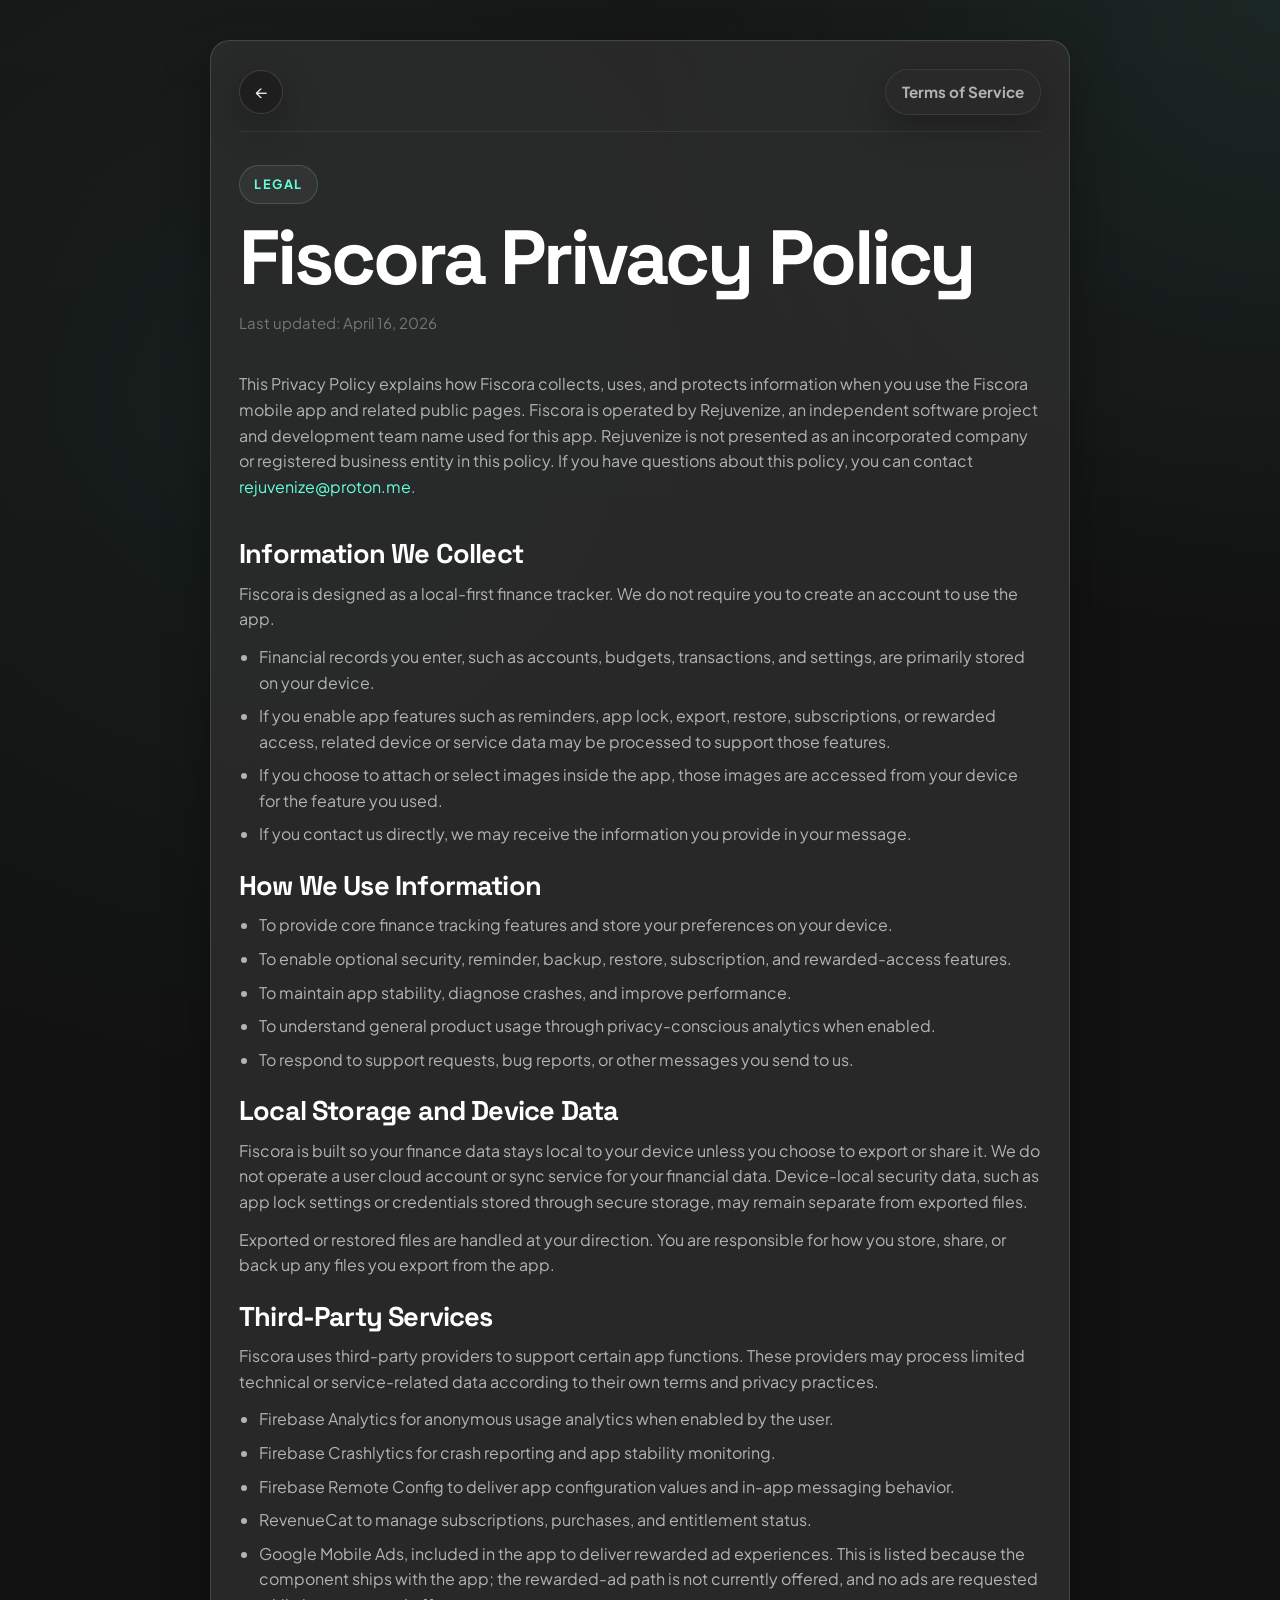
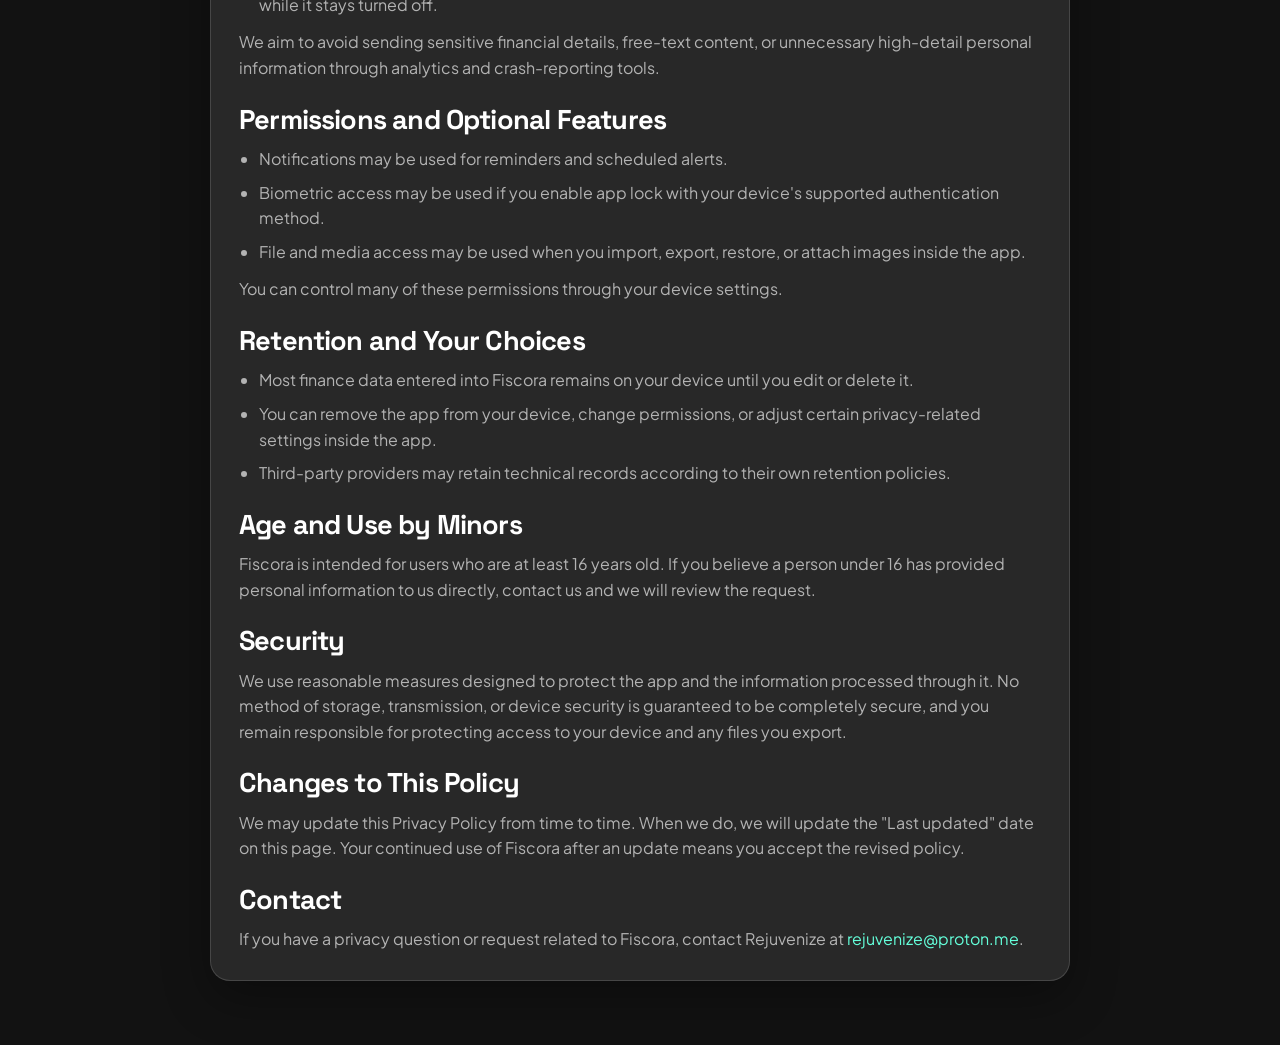
<file: fiscora/privacy-policy.html>
<!doctype html>
<html lang="en">
  <head>
    <!-- Google tag (gtag.js) -->
    <script
      async
      src="https://www.googletagmanager.com/gtag/js?id=G-19NXYSXWFE"
    ></script>
    <script>
      window.dataLayer = window.dataLayer || [];
      function gtag() {
        dataLayer.push(arguments);
      }
      gtag("js", new Date());

      gtag("config", "G-19NXYSXWFE");
    </script>

    <meta charset="UTF-8" />
    <meta name="viewport" content="width=device-width, initial-scale=1.0" />
    <meta name="theme-color" content="#121212" />
    <title>Privacy Policy</title>
    <link
      rel="icon"
      type="image/png"
      sizes="32x32"
      href="./icons/favicon-32.png"
    />
    <link
      rel="apple-touch-icon"
      sizes="180x180"
      href="./icons/apple-touch-icon.png"
    />
    <link
      rel="icon"
      type="image/png"
      sizes="192x192"
      href="./icons/web-app-icon-192.png"
    />
    <link rel="stylesheet" href="./css/theme.css" />
  </head>
  <body class="legal-page">
    <main class="page-shell">
      <article class="legal-card">
        <div class="legal-nav" aria-label="Legal page navigation">
          <a class="legal-back-link" href="./" aria-label="Back to Fiscora">
            <span aria-hidden="true">&#8592;</span>
          </a>
          <a class="legal-top-link" href="./terms-of-service.html"
            >Terms of Service</a
          >
        </div>
        <p class="eyebrow">Legal</p>
        <h1>Fiscora Privacy Policy</h1>
        <p class="legal-meta">
          Last updated: <time datetime="2026-04-16">April 16, 2026</time>
        </p>
        <div class="legal-stack">
          <p>
            This Privacy Policy explains how Fiscora collects, uses, and
            protects information when you use the Fiscora mobile app and related
            public pages. Fiscora is operated by Rejuvenize, an independent
            software project and development team name used for this app.
            Rejuvenize is not presented as an incorporated company or registered
            business entity in this policy. If you have questions about this
            policy, you can contact
            <a href="mailto:rejuvenize@proton.me">rejuvenize@proton.me</a>.
          </p>

          <section
            class="legal-section"
            aria-labelledby="privacy-what-we-collect"
          >
            <h2 id="privacy-what-we-collect">Information We Collect</h2>
            <p>
              Fiscora is designed as a local-first finance tracker. We do not
              require you to create an account to use the app.
            </p>
            <ul>
              <li>
                Financial records you enter, such as accounts, budgets,
                transactions, and settings, are primarily stored on your device.
              </li>
              <li>
                If you enable app features such as reminders, app lock, export,
                restore, subscriptions, or rewarded access, related device or
                service data may be processed to support those features.
              </li>
              <li>
                If you choose to attach or select images inside the app, those
                images are accessed from your device for the feature you used.
              </li>
              <li>
                If you contact us directly, we may receive the information you
                provide in your message.
              </li>
            </ul>
          </section>

          <section class="legal-section" aria-labelledby="privacy-how-we-use">
            <h2 id="privacy-how-we-use">How We Use Information</h2>
            <ul>
              <li>
                To provide core finance tracking features and store your
                preferences on your device.
              </li>
              <li>
                To enable optional security, reminder, backup, restore,
                subscription, and rewarded-access features.
              </li>
              <li>
                To maintain app stability, diagnose crashes, and improve
                performance.
              </li>
              <li>
                To understand general product usage through privacy-conscious
                analytics when enabled.
              </li>
              <li>
                To respond to support requests, bug reports, or other messages
                you send to us.
              </li>
            </ul>
          </section>

          <section
            class="legal-section"
            aria-labelledby="privacy-local-storage"
          >
            <h2 id="privacy-local-storage">Local Storage and Device Data</h2>
            <p>
              Fiscora is built so your finance data stays local to your device
              unless you choose to export or share it. We do not operate a user
              cloud account or sync service for your financial data.
              Device-local security data, such as app lock settings or
              credentials stored through secure storage, may remain separate
              from exported files.
            </p>
            <p>
              Exported or restored files are handled at your direction. You are
              responsible for how you store, share, or back up any files you
              export from the app.
            </p>
          </section>

          <section
            class="legal-section"
            aria-labelledby="privacy-third-parties"
          >
            <h2 id="privacy-third-parties">Third-Party Services</h2>
            <p>
              Fiscora uses third-party providers to support certain app
              functions. These providers may process limited technical or
              service-related data according to their own terms and privacy
              practices.
            </p>
            <ul>
              <li>
                Firebase Analytics for anonymous usage analytics when enabled by
                the user.
              </li>
              <li>
                Firebase Crashlytics for crash reporting and app stability
                monitoring.
              </li>
              <li>
                Firebase Remote Config to deliver app configuration values and
                in-app messaging behavior.
              </li>
              <li>
                RevenueCat to manage subscriptions, purchases, and entitlement
                status.
              </li>
              <li>
                Google Mobile Ads, included in the app to deliver rewarded ad
                experiences. This is listed because the component ships with the
                app; the rewarded-ad path is not currently offered, and no ads
                are requested while it stays turned off.
              </li>
            </ul>
            <p>
              We aim to avoid sending sensitive financial details, free-text
              content, or unnecessary high-detail personal information through
              analytics and crash-reporting tools.
            </p>
          </section>

          <section class="legal-section" aria-labelledby="privacy-permissions">
            <h2 id="privacy-permissions">Permissions and Optional Features</h2>
            <ul>
              <li>
                Notifications may be used for reminders and scheduled alerts.
              </li>
              <li>
                Biometric access may be used if you enable app lock with your
                device's supported authentication method.
              </li>
              <li>
                File and media access may be used when you import, export,
                restore, or attach images inside the app.
              </li>
            </ul>
            <p>
              You can control many of these permissions through your device
              settings.
            </p>
          </section>

          <section class="legal-section" aria-labelledby="privacy-retention">
            <h2 id="privacy-retention">Retention and Your Choices</h2>
            <ul>
              <li>
                Most finance data entered into Fiscora remains on your device
                until you edit or delete it.
              </li>
              <li>
                You can remove the app from your device, change permissions, or
                adjust certain privacy-related settings inside the app.
              </li>
              <li>
                Third-party providers may retain technical records according to
                their own retention policies.
              </li>
            </ul>
          </section>

          <section class="legal-section" aria-labelledby="privacy-children">
            <h2 id="privacy-children">Age and Use by Minors</h2>
            <p>
              Fiscora is intended for users who are at least 16 years old. If
              you believe a person under 16 has provided personal information to
              us directly, contact us and we will review the request.
            </p>
          </section>

          <section class="legal-section" aria-labelledby="privacy-security">
            <h2 id="privacy-security">Security</h2>
            <p>
              We use reasonable measures designed to protect the app and the
              information processed through it. No method of storage,
              transmission, or device security is guaranteed to be completely
              secure, and you remain responsible for protecting access to your
              device and any files you export.
            </p>
          </section>

          <section class="legal-section" aria-labelledby="privacy-changes">
            <h2 id="privacy-changes">Changes to This Policy</h2>
            <p>
              We may update this Privacy Policy from time to time. When we do,
              we will update the "Last updated" date on this page. Your
              continued use of Fiscora after an update means you accept the
              revised policy.
            </p>
          </section>

          <section class="legal-section" aria-labelledby="privacy-contact">
            <h2 id="privacy-contact">Contact</h2>
            <p>
              If you have a privacy question or request related to Fiscora,
              contact Rejuvenize at
              <a href="mailto:rejuvenize@proton.me">rejuvenize@proton.me</a>.
            </p>
          </section>
        </div>
      </article>
    </main>
  </body>
</html>
</file>
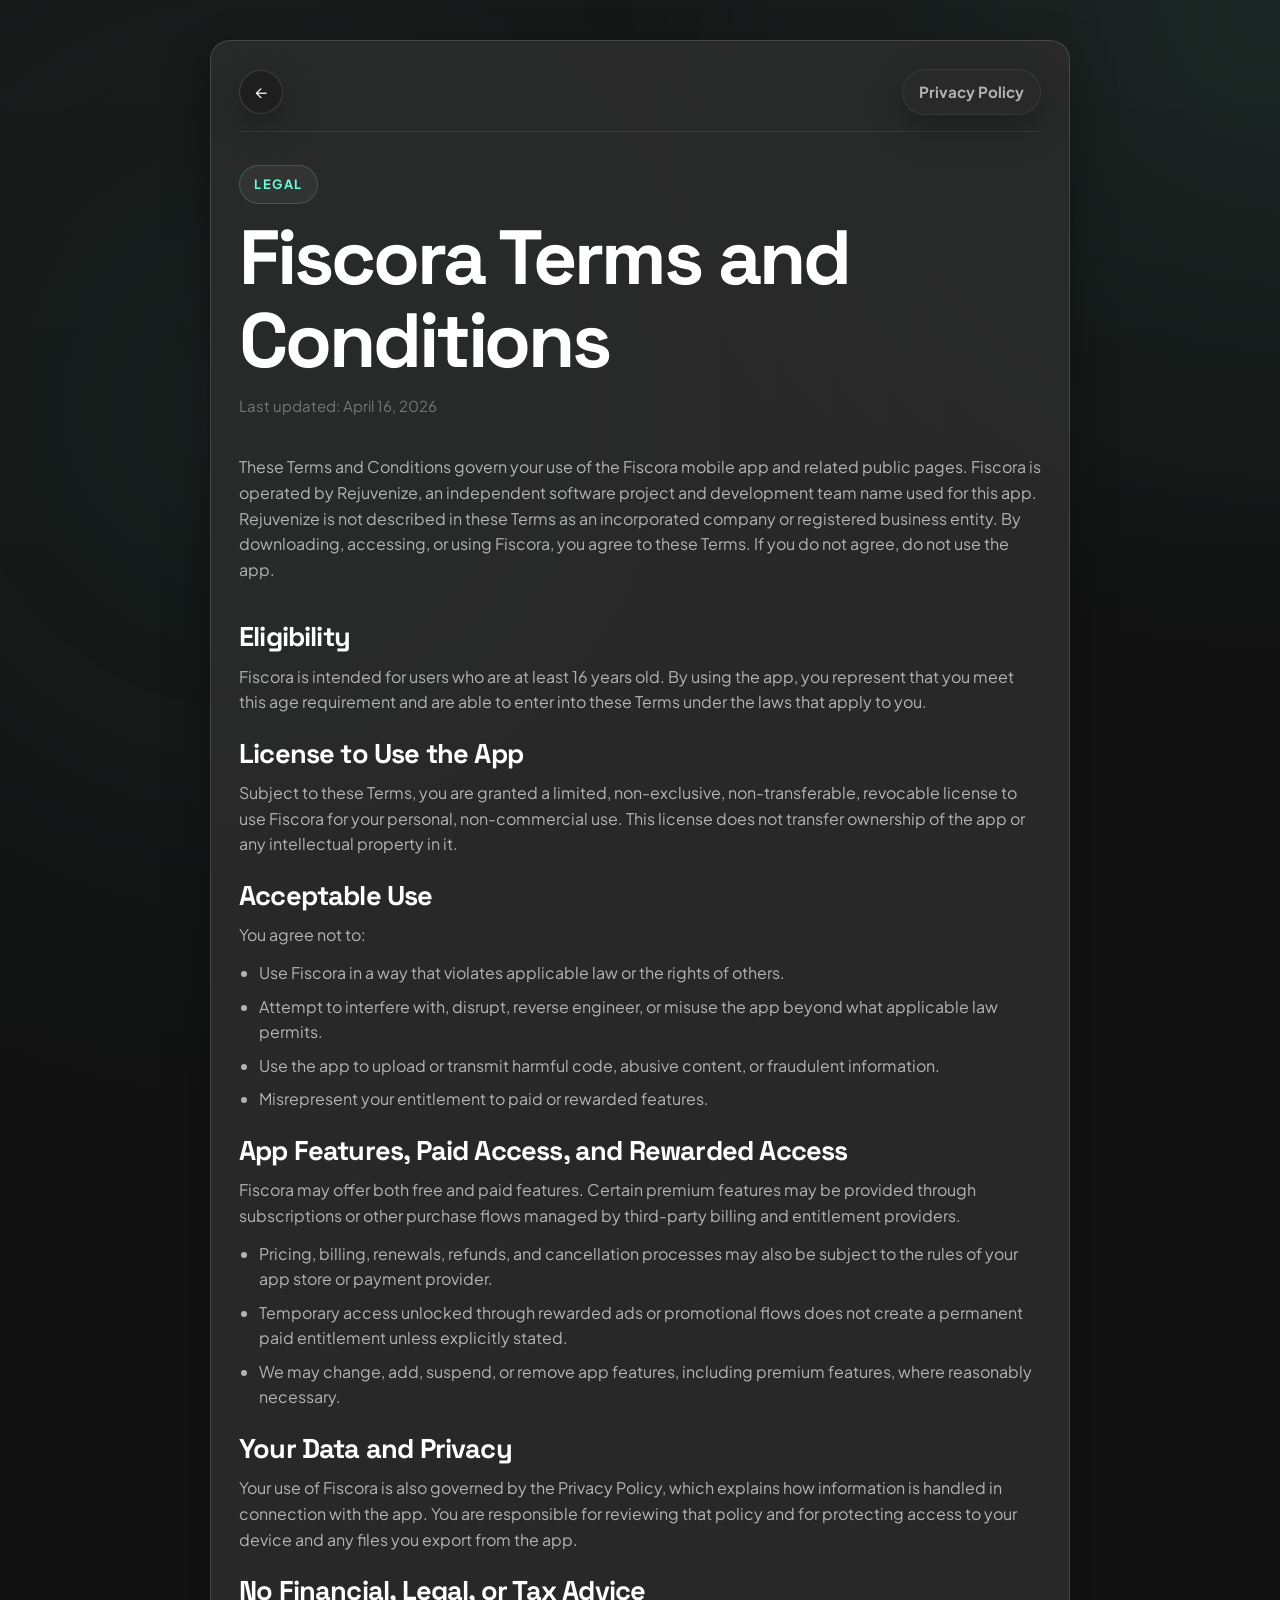
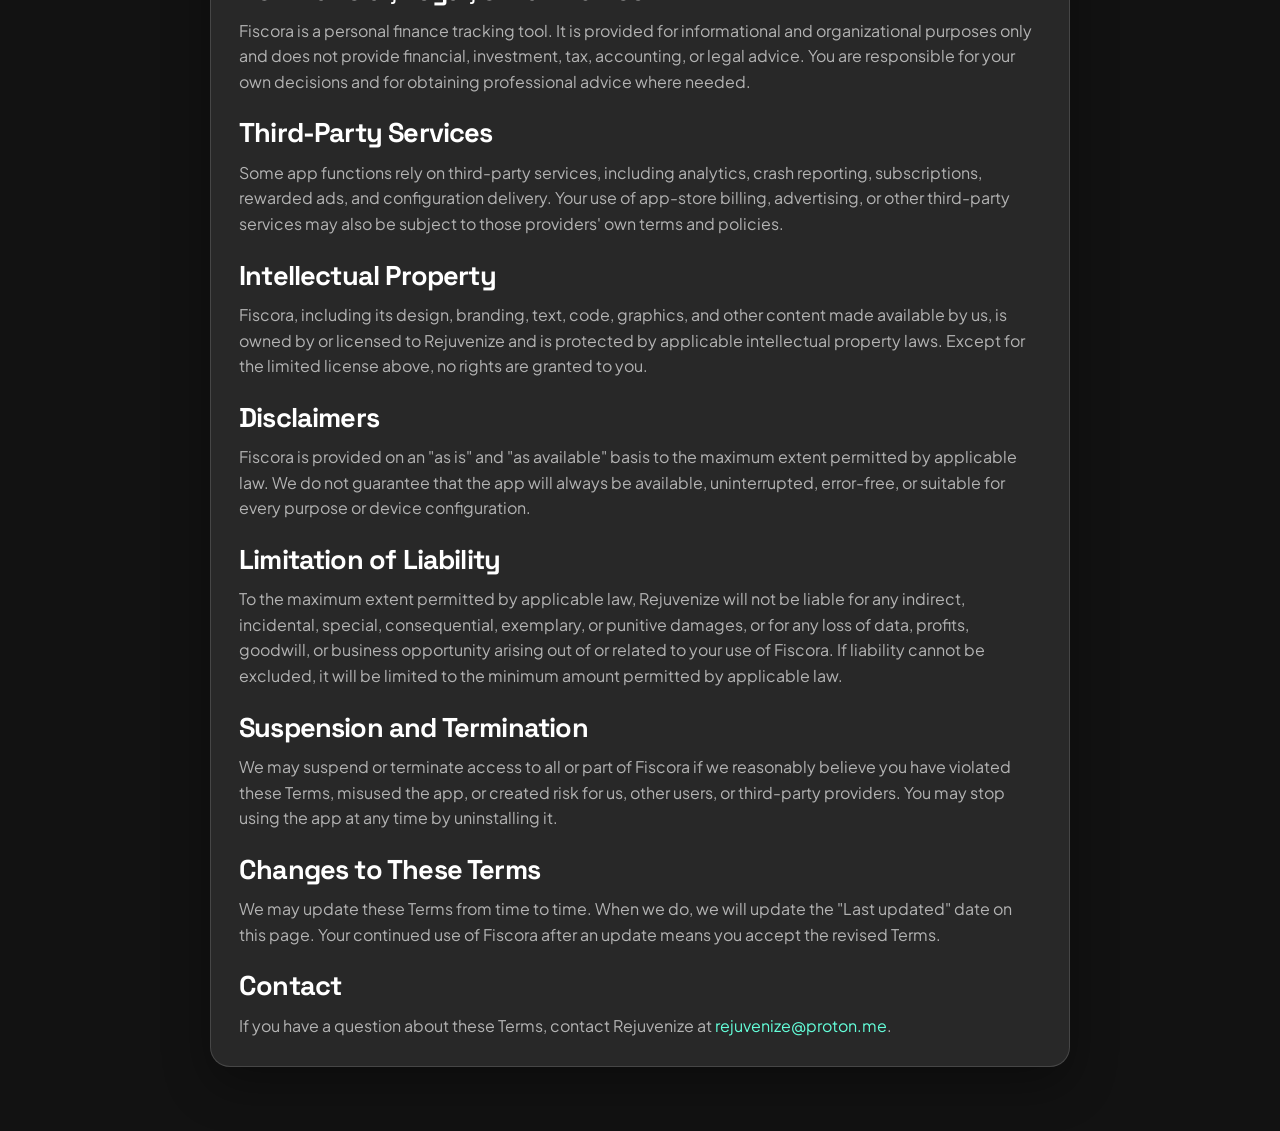
<file: fiscora/terms-and-conditions.html>
<!doctype html>
<html lang="en">
  <head>
    <meta charset="UTF-8" />
    <meta name="viewport" content="width=device-width, initial-scale=1.0" />
    <meta name="theme-color" content="#121212" />
    <title>Terms and Conditions</title>
    <link
      rel="icon"
      type="image/png"
      sizes="32x32"
      href="./icons/favicon-32.png"
    />
    <link
      rel="apple-touch-icon"
      sizes="180x180"
      href="./icons/apple-touch-icon.png"
    />
    <link
      rel="icon"
      type="image/png"
      sizes="192x192"
      href="./icons/web-app-icon-192.png"
    />
    <link rel="stylesheet" href="./css/theme.css" />
  </head>
  <body class="legal-page">
    <main class="page-shell">
      <article class="legal-card">
        <div class="legal-nav" aria-label="Legal page navigation">
          <a class="legal-back-link" href="./" aria-label="Back to Fiscora">
            <span aria-hidden="true">&#8592;</span>
          </a>
          <a class="legal-top-link" href="./privacy-policy.html"
            >Privacy Policy</a
          >
        </div>
        <p class="eyebrow">Legal</p>
        <h1>Fiscora Terms and Conditions</h1>
        <p class="legal-meta">
          Last updated: <time datetime="2026-04-16">April 16, 2026</time>
        </p>
        <div class="legal-stack">
          <p>
            These Terms and Conditions govern your use of the Fiscora mobile app
            and related public pages. Fiscora is operated by Rejuvenize, an
            independent software project and development team name used for this
            app. Rejuvenize is not described in these Terms as an incorporated
            company or registered business entity. By downloading, accessing, or
            using Fiscora, you agree to these Terms. If you do not agree, do not
            use the app.
          </p>

          <section class="legal-section" aria-labelledby="terms-eligibility">
            <h2 id="terms-eligibility">Eligibility</h2>
            <p>
              Fiscora is intended for users who are at least 16 years old. By
              using the app, you represent that you meet this age requirement
              and are able to enter into these Terms under the laws that apply
              to you.
            </p>
          </section>

          <section class="legal-section" aria-labelledby="terms-license">
            <h2 id="terms-license">License to Use the App</h2>
            <p>
              Subject to these Terms, you are granted a limited, non-exclusive,
              non-transferable, revocable license to use Fiscora for your
              personal, non-commercial use. This license does not transfer
              ownership of the app or any intellectual property in it.
            </p>
          </section>

          <section class="legal-section" aria-labelledby="terms-acceptable-use">
            <h2 id="terms-acceptable-use">Acceptable Use</h2>
            <p>You agree not to:</p>
            <ul>
              <li>
                Use Fiscora in a way that violates applicable law or the rights
                of others.
              </li>
              <li>
                Attempt to interfere with, disrupt, reverse engineer, or misuse
                the app beyond what applicable law permits.
              </li>
              <li>
                Use the app to upload or transmit harmful code, abusive content,
                or fraudulent information.
              </li>
              <li>
                Misrepresent your entitlement to paid or rewarded features.
              </li>
            </ul>
          </section>

          <section class="legal-section" aria-labelledby="terms-features">
            <h2 id="terms-features">
              App Features, Paid Access, and Rewarded Access
            </h2>
            <p>
              Fiscora may offer both free and paid features. Certain premium
              features may be provided through subscriptions or other purchase
              flows managed by third-party billing and entitlement providers.
            </p>
            <ul>
              <li>
                Pricing, billing, renewals, refunds, and cancellation processes
                may also be subject to the rules of your app store or payment
                provider.
              </li>
              <li>
                Temporary access unlocked through rewarded ads or promotional
                flows does not create a permanent paid entitlement unless
                explicitly stated.
              </li>
              <li>
                We may change, add, suspend, or remove app features, including
                premium features, where reasonably necessary.
              </li>
            </ul>
          </section>

          <section class="legal-section" aria-labelledby="terms-data">
            <h2 id="terms-data">Your Data and Privacy</h2>
            <p>
              Your use of Fiscora is also governed by the Privacy Policy, which
              explains how information is handled in connection with the app.
              You are responsible for reviewing that policy and for protecting
              access to your device and any files you export from the app.
            </p>
          </section>

          <section class="legal-section" aria-labelledby="terms-no-advice">
            <h2 id="terms-no-advice">No Financial, Legal, or Tax Advice</h2>
            <p>
              Fiscora is a personal finance tracking tool. It is provided for
              informational and organizational purposes only and does not
              provide financial, investment, tax, accounting, or legal advice.
              You are responsible for your own decisions and for obtaining
              professional advice where needed.
            </p>
          </section>

          <section class="legal-section" aria-labelledby="terms-third-party">
            <h2 id="terms-third-party">Third-Party Services</h2>
            <p>
              Some app functions rely on third-party services, including
              analytics, crash reporting, subscriptions, rewarded ads, and
              configuration delivery. Your use of app-store billing,
              advertising, or other third-party services may also be subject to
              those providers' own terms and policies.
            </p>
          </section>

          <section class="legal-section" aria-labelledby="terms-ip">
            <h2 id="terms-ip">Intellectual Property</h2>
            <p>
              Fiscora, including its design, branding, text, code, graphics, and
              other content made available by us, is owned by or licensed to
              Rejuvenize and is protected by applicable intellectual property
              laws. Except for the limited license above, no rights are granted
              to you.
            </p>
          </section>

          <section class="legal-section" aria-labelledby="terms-disclaimers">
            <h2 id="terms-disclaimers">Disclaimers</h2>
            <p>
              Fiscora is provided on an "as is" and "as available" basis to the
              maximum extent permitted by applicable law. We do not guarantee
              that the app will always be available, uninterrupted, error-free,
              or suitable for every purpose or device configuration.
            </p>
          </section>

          <section class="legal-section" aria-labelledby="terms-liability">
            <h2 id="terms-liability">Limitation of Liability</h2>
            <p>
              To the maximum extent permitted by applicable law, Rejuvenize will
              not be liable for any indirect, incidental, special,
              consequential, exemplary, or punitive damages, or for any loss of
              data, profits, goodwill, or business opportunity arising out of or
              related to your use of Fiscora. If liability cannot be excluded,
              it will be limited to the minimum amount permitted by applicable
              law.
            </p>
          </section>

          <section class="legal-section" aria-labelledby="terms-termination">
            <h2 id="terms-termination">Suspension and Termination</h2>
            <p>
              We may suspend or terminate access to all or part of Fiscora if we
              reasonably believe you have violated these Terms, misused the app,
              or created risk for us, other users, or third-party providers. You
              may stop using the app at any time by uninstalling it.
            </p>
          </section>

          <section class="legal-section" aria-labelledby="terms-changes">
            <h2 id="terms-changes">Changes to These Terms</h2>
            <p>
              We may update these Terms from time to time. When we do, we will
              update the "Last updated" date on this page. Your continued use of
              Fiscora after an update means you accept the revised Terms.
            </p>
          </section>

          <section class="legal-section" aria-labelledby="terms-contact">
            <h2 id="terms-contact">Contact</h2>
            <p>
              If you have a question about these Terms, contact Rejuvenize at
              <a href="mailto:rejuvenize@proton.me">rejuvenize@proton.me</a>.
            </p>
          </section>
        </div>
      </article>
    </main>
  </body>
</html>
</file>
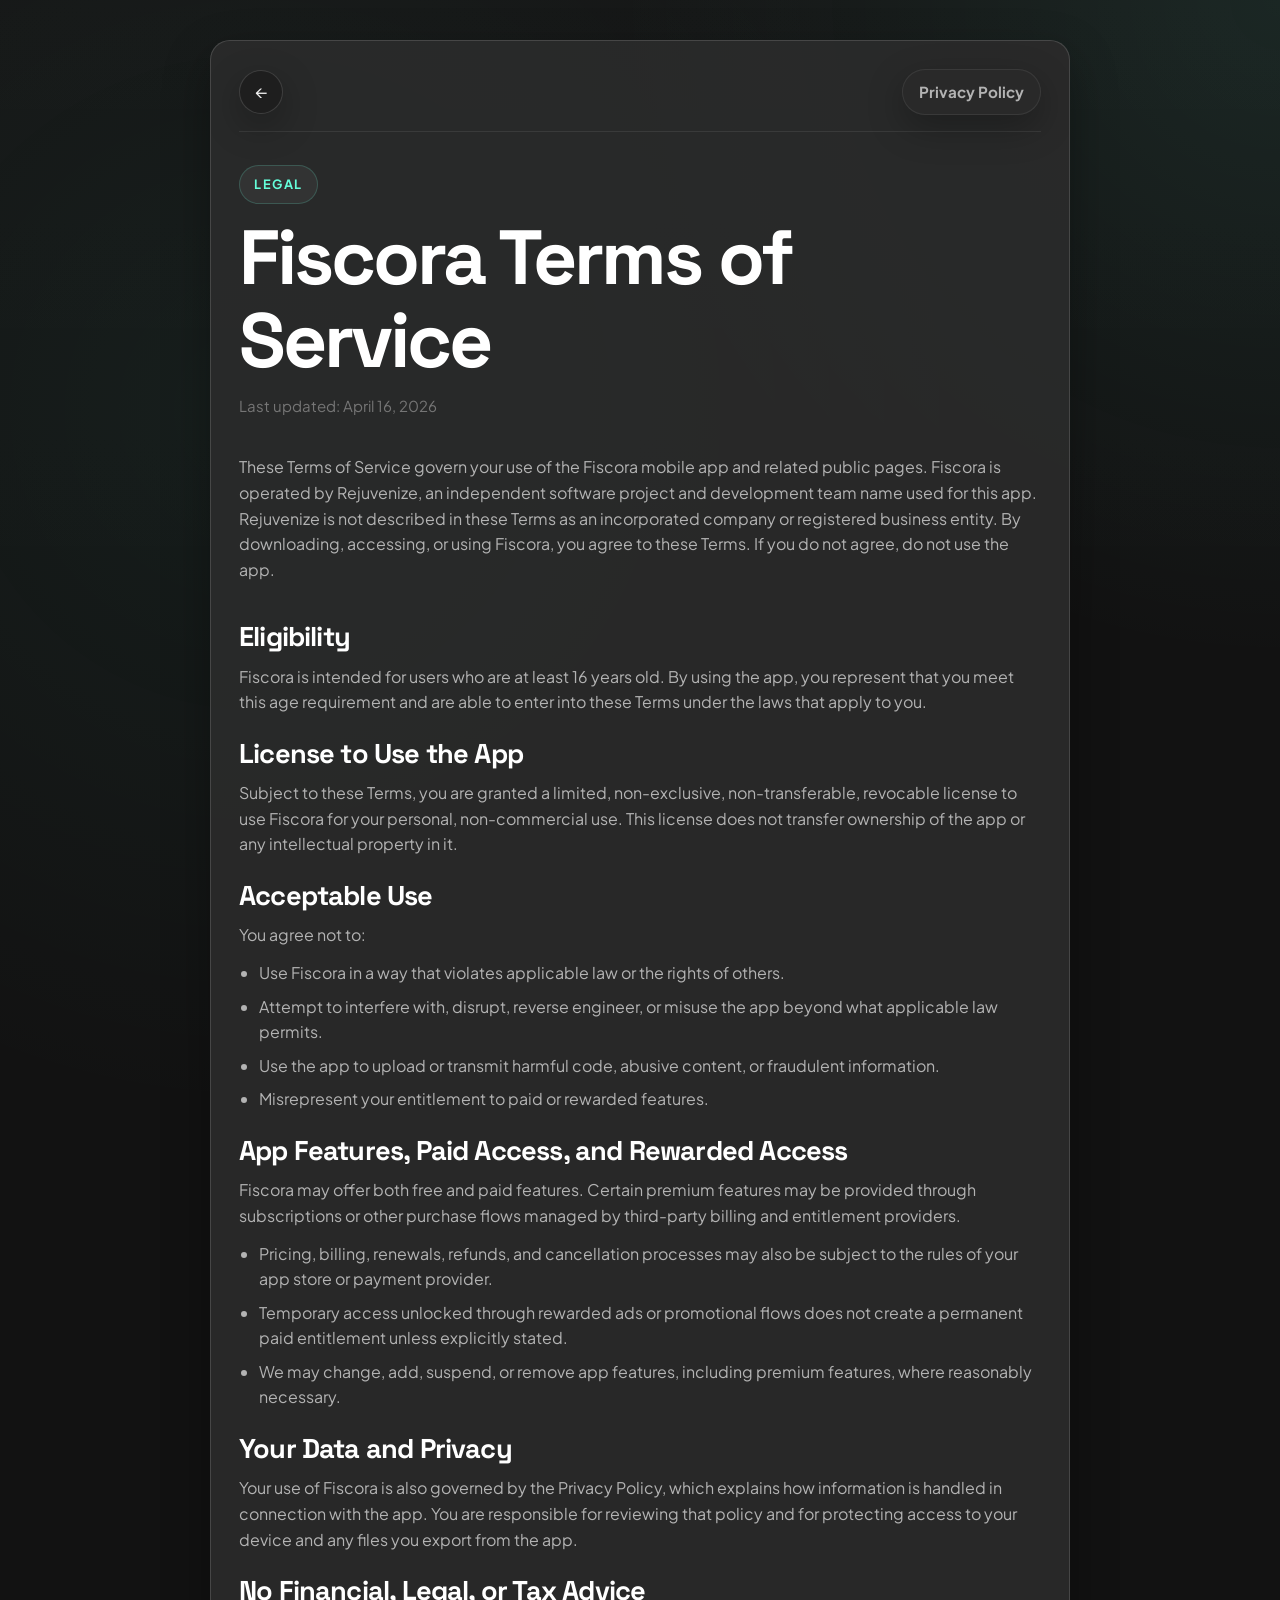
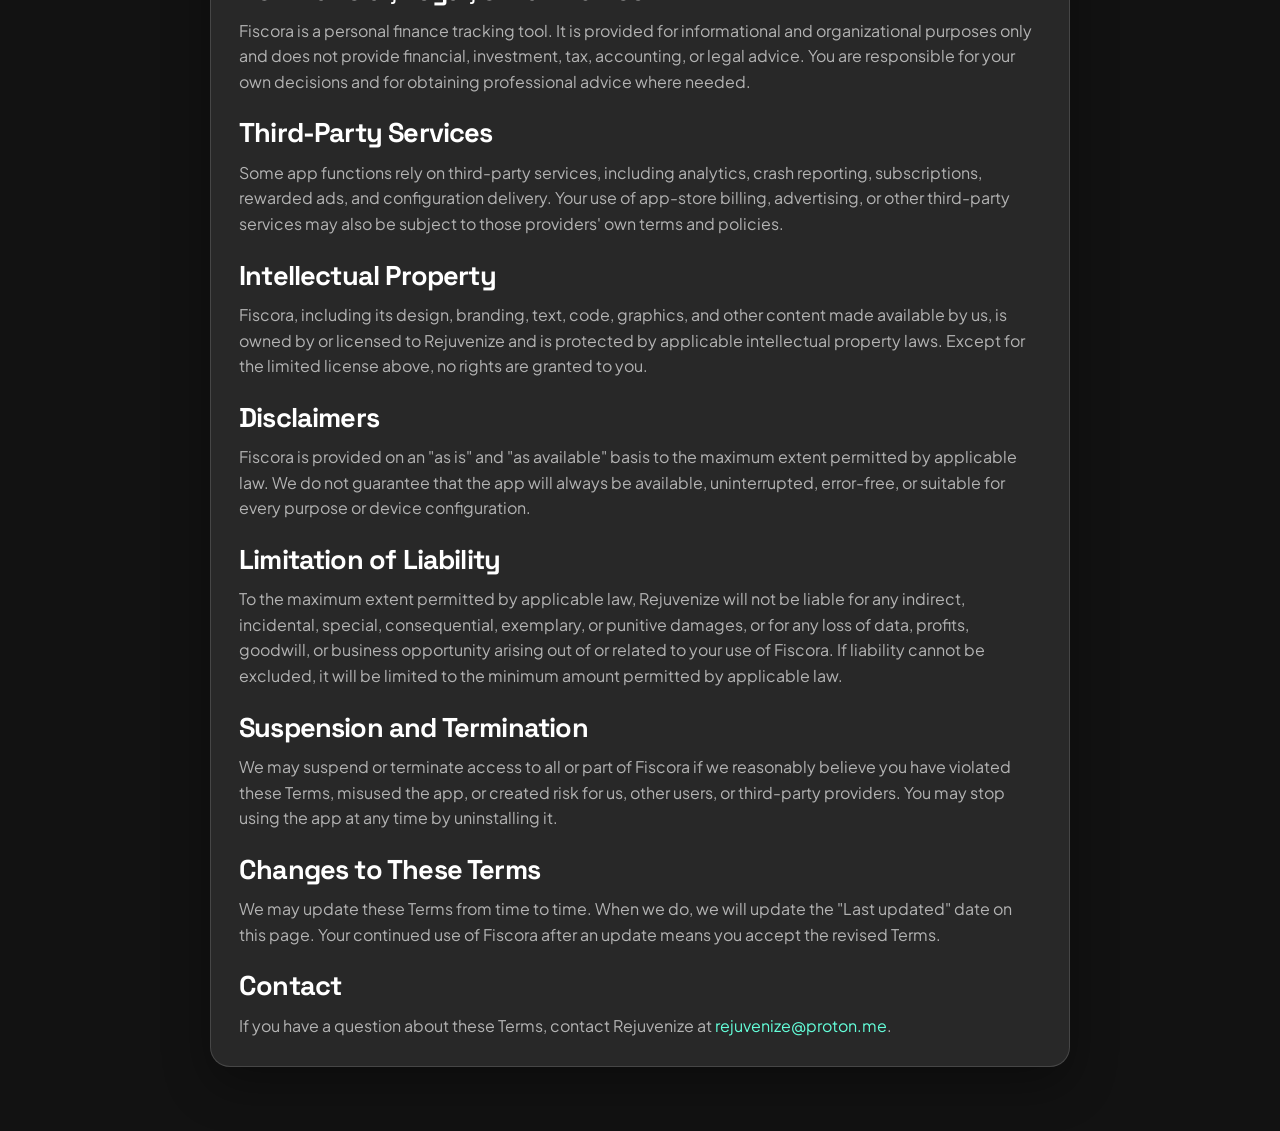
<file: fiscora/terms-of-service.html>
<!doctype html>
<html lang="en">
  <head>
    <!-- Google tag (gtag.js) -->
    <script
      async
      src="https://www.googletagmanager.com/gtag/js?id=G-19NXYSXWFE"
    ></script>
    <script>
      window.dataLayer = window.dataLayer || [];
      function gtag() {
        dataLayer.push(arguments);
      }
      gtag("js", new Date());

      gtag("config", "G-19NXYSXWFE");
    </script>

    <meta charset="UTF-8" />
    <meta name="viewport" content="width=device-width, initial-scale=1.0" />
    <meta name="theme-color" content="#121212" />
    <title>Terms of Service</title>
    <link
      rel="icon"
      type="image/png"
      sizes="32x32"
      href="./icons/favicon-32.png"
    />
    <link
      rel="apple-touch-icon"
      sizes="180x180"
      href="./icons/apple-touch-icon.png"
    />
    <link
      rel="icon"
      type="image/png"
      sizes="192x192"
      href="./icons/web-app-icon-192.png"
    />
    <link rel="stylesheet" href="./css/theme.css" />
  </head>
  <body class="legal-page">
    <main class="page-shell">
      <article class="legal-card">
        <div class="legal-nav" aria-label="Legal page navigation">
          <a class="legal-back-link" href="./" aria-label="Back to Fiscora">
            <span aria-hidden="true">&#8592;</span>
          </a>
          <a class="legal-top-link" href="./privacy-policy.html"
            >Privacy Policy</a
          >
        </div>
        <p class="eyebrow">Legal</p>
        <h1>Fiscora Terms of Service</h1>
        <p class="legal-meta">
          Last updated: <time datetime="2026-04-16">April 16, 2026</time>
        </p>
        <div class="legal-stack">
          <p>
            These Terms of Service govern your use of the Fiscora mobile app and
            related public pages. Fiscora is operated by Rejuvenize, an
            independent software project and development team name used for this
            app. Rejuvenize is not described in these Terms as an incorporated
            company or registered business entity. By downloading, accessing, or
            using Fiscora, you agree to these Terms. If you do not agree, do not
            use the app.
          </p>

          <section class="legal-section" aria-labelledby="terms-eligibility">
            <h2 id="terms-eligibility">Eligibility</h2>
            <p>
              Fiscora is intended for users who are at least 16 years old. By
              using the app, you represent that you meet this age requirement
              and are able to enter into these Terms under the laws that apply
              to you.
            </p>
          </section>

          <section class="legal-section" aria-labelledby="terms-license">
            <h2 id="terms-license">License to Use the App</h2>
            <p>
              Subject to these Terms, you are granted a limited, non-exclusive,
              non-transferable, revocable license to use Fiscora for your
              personal, non-commercial use. This license does not transfer
              ownership of the app or any intellectual property in it.
            </p>
          </section>

          <section class="legal-section" aria-labelledby="terms-acceptable-use">
            <h2 id="terms-acceptable-use">Acceptable Use</h2>
            <p>You agree not to:</p>
            <ul>
              <li>
                Use Fiscora in a way that violates applicable law or the rights
                of others.
              </li>
              <li>
                Attempt to interfere with, disrupt, reverse engineer, or misuse
                the app beyond what applicable law permits.
              </li>
              <li>
                Use the app to upload or transmit harmful code, abusive content,
                or fraudulent information.
              </li>
              <li>
                Misrepresent your entitlement to paid or rewarded features.
              </li>
            </ul>
          </section>

          <section class="legal-section" aria-labelledby="terms-features">
            <h2 id="terms-features">
              App Features, Paid Access, and Rewarded Access
            </h2>
            <p>
              Fiscora may offer both free and paid features. Certain premium
              features may be provided through subscriptions or other purchase
              flows managed by third-party billing and entitlement providers.
            </p>
            <ul>
              <li>
                Pricing, billing, renewals, refunds, and cancellation processes
                may also be subject to the rules of your app store or payment
                provider.
              </li>
              <li>
                Temporary access unlocked through rewarded ads or promotional
                flows does not create a permanent paid entitlement unless
                explicitly stated.
              </li>
              <li>
                We may change, add, suspend, or remove app features, including
                premium features, where reasonably necessary.
              </li>
            </ul>
          </section>

          <section class="legal-section" aria-labelledby="terms-data">
            <h2 id="terms-data">Your Data and Privacy</h2>
            <p>
              Your use of Fiscora is also governed by the Privacy Policy, which
              explains how information is handled in connection with the app.
              You are responsible for reviewing that policy and for protecting
              access to your device and any files you export from the app.
            </p>
          </section>

          <section class="legal-section" aria-labelledby="terms-no-advice">
            <h2 id="terms-no-advice">No Financial, Legal, or Tax Advice</h2>
            <p>
              Fiscora is a personal finance tracking tool. It is provided for
              informational and organizational purposes only and does not
              provide financial, investment, tax, accounting, or legal advice.
              You are responsible for your own decisions and for obtaining
              professional advice where needed.
            </p>
          </section>

          <section class="legal-section" aria-labelledby="terms-third-party">
            <h2 id="terms-third-party">Third-Party Services</h2>
            <p>
              Some app functions rely on third-party services, including
              analytics, crash reporting, subscriptions, rewarded ads, and
              configuration delivery. Your use of app-store billing,
              advertising, or other third-party services may also be subject to
              those providers' own terms and policies.
            </p>
          </section>

          <section class="legal-section" aria-labelledby="terms-ip">
            <h2 id="terms-ip">Intellectual Property</h2>
            <p>
              Fiscora, including its design, branding, text, code, graphics, and
              other content made available by us, is owned by or licensed to
              Rejuvenize and is protected by applicable intellectual property
              laws. Except for the limited license above, no rights are granted
              to you.
            </p>
          </section>

          <section class="legal-section" aria-labelledby="terms-disclaimers">
            <h2 id="terms-disclaimers">Disclaimers</h2>
            <p>
              Fiscora is provided on an "as is" and "as available" basis to the
              maximum extent permitted by applicable law. We do not guarantee
              that the app will always be available, uninterrupted, error-free,
              or suitable for every purpose or device configuration.
            </p>
          </section>

          <section class="legal-section" aria-labelledby="terms-liability">
            <h2 id="terms-liability">Limitation of Liability</h2>
            <p>
              To the maximum extent permitted by applicable law, Rejuvenize will
              not be liable for any indirect, incidental, special,
              consequential, exemplary, or punitive damages, or for any loss of
              data, profits, goodwill, or business opportunity arising out of or
              related to your use of Fiscora. If liability cannot be excluded,
              it will be limited to the minimum amount permitted by applicable
              law.
            </p>
          </section>

          <section class="legal-section" aria-labelledby="terms-termination">
            <h2 id="terms-termination">Suspension and Termination</h2>
            <p>
              We may suspend or terminate access to all or part of Fiscora if we
              reasonably believe you have violated these Terms, misused the app,
              or created risk for us, other users, or third-party providers. You
              may stop using the app at any time by uninstalling it.
            </p>
          </section>

          <section class="legal-section" aria-labelledby="terms-changes">
            <h2 id="terms-changes">Changes to These Terms</h2>
            <p>
              We may update these Terms from time to time. When we do, we will
              update the "Last updated" date on this page. Your continued use of
              Fiscora after an update means you accept the revised Terms.
            </p>
          </section>

          <section class="legal-section" aria-labelledby="terms-contact">
            <h2 id="terms-contact">Contact</h2>
            <p>
              If you have a question about these Terms, contact Rejuvenize at
              <a href="mailto:rejuvenize@proton.me">rejuvenize@proton.me</a>.
            </p>
          </section>
        </div>
      </article>
    </main>
  </body>
</html>
</file>
<file: css/theme.css>
@import url('https://fonts.googleapis.com/css2?family=Plus+Jakarta+Sans:wght@400;500;600;700;800&family=Space+Grotesk:wght@500;700&display=swap');

:root {
  color-scheme: dark;

  --color-background: #0a1322;
  --color-background-deep: #060c15;
  --color-surface: rgba(11, 20, 36, 0.82);
  --color-surface-elevated: rgba(14, 25, 43, 0.92);
  --color-surface-soft: rgba(255, 255, 255, 0.04);
  --color-accent: #4ba3ff;
  --color-accent-strong: #89c2ff;
  --color-accent-soft: rgba(75, 163, 255, 0.15);
  --color-accent-glow: rgba(75, 163, 255, 0.24);
  --color-text: #edf4ff;
  --color-text-high: #ffffff;
  --color-text-secondary: #bdcfe5;
  --color-text-muted: #7f93ad;
  --color-divider: rgba(173, 204, 241, 0.12);
  --color-divider-strong: rgba(173, 204, 241, 0.18);

  --font-body: 'Plus Jakarta Sans', 'Avenir Next', 'Segoe UI', sans-serif;
  --font-display: 'Space Grotesk', 'Plus Jakarta Sans', sans-serif;

  --radius-xs: 12px;
  --radius-sm: 18px;
  --radius-md: 24px;
  --radius-lg: 30px;
  --radius-xl: 38px;
  --radius-pill: 999px;

  --shadow-soft: 0 18px 48px rgba(0, 0, 0, 0.18);
  --shadow-card: 0 28px 72px rgba(0, 0, 0, 0.24);
  --shadow-accent: 0 0 0 1px rgba(137, 194, 255, 0.1), 0 30px 80px rgba(0, 0, 0, 0.3);

  --content-width: 1180px;
}

*,
*::before,
*::after {
  box-sizing: border-box;
}

html {
  scroll-behavior: smooth;
  background:
    radial-gradient(circle at 16% 14%, rgba(75, 163, 255, 0.15), transparent 22%),
    radial-gradient(circle at 84% 18%, rgba(137, 194, 255, 0.12), transparent 18%),
    linear-gradient(180deg, rgba(255, 255, 255, 0.02), transparent 20%),
    var(--color-background-deep);
}

body {
  position: relative;
  min-height: 100vh;
  margin: 0;
  padding: 32px 20px 64px;
  color: var(--color-text);
  font-family: var(--font-body);
  line-height: 1.6;
  overflow-x: clip;
  background:
    linear-gradient(rgba(255, 255, 255, 0.025) 1px, transparent 1px),
    linear-gradient(90deg, rgba(255, 255, 255, 0.025) 1px, transparent 1px),
    radial-gradient(circle at top right, rgba(75, 163, 255, 0.08), transparent 24%),
    radial-gradient(circle at bottom left, rgba(137, 194, 255, 0.07), transparent 28%),
    linear-gradient(180deg, rgba(5, 10, 19, 0.42), rgba(10, 19, 34, 0.94)),
    var(--color-background);
  background-size: 68px 68px, 68px 68px, auto, auto, auto, auto;
}

img,
svg,
video {
  display: block;
  max-width: 100%;
}

a {
  color: var(--color-accent-strong);
  text-decoration: none;
  transition:
    color 180ms ease,
    border-color 180ms ease,
    background-color 180ms ease,
    transform 180ms ease,
    box-shadow 180ms ease,
    opacity 180ms ease;
}

a:hover {
  color: var(--color-text-high);
}

p,
li,
dd,
label span {
  color: var(--color-text-secondary);
}

strong {
  color: var(--color-text-high);
}

h1,
h2,
h3,
h4,
h5,
h6 {
  margin: 0;
  color: var(--color-text-high);
  font-family: var(--font-display);
  line-height: 1.04;
}

h1 {
  font-size: clamp(2.9rem, 6vw, 5.4rem);
  letter-spacing: -0.055em;
  max-width: 11ch;
}

h2 {
  font-size: clamp(1.95rem, 4vw, 3rem);
  letter-spacing: -0.045em;
}

h3 {
  font-size: clamp(1.22rem, 2.3vw, 1.62rem);
}

main,
.page-shell,
.site-shell {
  width: min(100%, var(--content-width));
  margin: 0 auto;
  position: relative;
  z-index: 2;
}

.tech-icon-defs {
  position: absolute;
  width: 0;
  height: 0;
  overflow: hidden;
}

.tech-float-layer {
  position: absolute;
  inset: 0;
  overflow: hidden;
  pointer-events: none;
  perspective: 1200px;
}

.tech-float-layer-back {
  z-index: 0;
}

.tech-float-layer-front {
  z-index: 3;
}

.tech-float {
  --float-size: 92px;
  --float-rotate: 0deg;
  --float-lift: 0px;
  --float-travel: 12px;
  --float-duration: 14s;
  --float-delay: 0s;
  position: absolute;
  display: grid;
  place-items: center;
  width: var(--float-size);
  aspect-ratio: 1;
  border-radius: 28%;
  color: var(--tech-color, #9ed0ff);
  background:
    linear-gradient(160deg, rgba(255, 255, 255, 0.18), rgba(255, 255, 255, 0.02) 42%),
    radial-gradient(circle at 28% 24%, rgba(255, 255, 255, 0.26), transparent 38%),
    linear-gradient(180deg, rgba(18, 30, 52, 0.96), rgba(7, 12, 22, 0.88));
  border: 1px solid rgba(173, 204, 241, 0.22);
  box-shadow:
    inset 0 1px 0 rgba(255, 255, 255, 0.16),
    inset 0 -14px 20px rgba(0, 0, 0, 0.24),
    0 24px 44px rgba(0, 0, 0, 0.28);
  transform-style: preserve-3d;
  will-change: transform;
  animation: tech-float var(--float-duration) ease-in-out infinite;
  animation-delay: var(--float-delay);
}

.tech-float::before,
.tech-float::after {
  content: '';
  position: absolute;
  inset: 0;
  border-radius: inherit;
}

.tech-float::before {
  inset: 8%;
  background: linear-gradient(140deg, rgba(255, 255, 255, 0.2), transparent 50%);
  transform: translateZ(16px);
}

.tech-float::after {
  inset: auto 12% -14%;
  height: 18%;
  border-radius: 50%;
  background: rgba(3, 6, 12, 0.42);
  filter: blur(8px);
  transform: translateZ(-18px);
}

.tech-float svg {
  width: 56%;
  height: 56%;
  transform: translateZ(24px);
  filter: drop-shadow(0 12px 18px rgba(0, 0, 0, 0.28));
}

.tech-float-layer-back .tech-float {
  opacity: 0.28;
  filter: blur(0.2px) saturate(0.92);
}

.tech-float-layer-front .tech-float {
  opacity: 0.68;
}

.is-flutter {
  --tech-color: #62d6ff;
}

.is-react {
  --tech-color: #7fe7ff;
}

.is-vue {
  --tech-color: #6ee7b7;
}

.is-python {
  --tech-color: #f3d06b;
}

.is-java {
  --tech-color: #ffb27a;
}

.is-javascript {
  --tech-color: #ffe66e;
}

.is-firebase {
  --tech-color: #ffbd6f;
}

.is-supabase {
  --tech-color: #66f2b4;
}

.is-gcp {
  --tech-color: #9dc0ff;
}

.is-aws {
  --tech-color: #ffcb80;
}

.is-azure {
  --tech-color: #6bc4ff;
}

.is-kotlin {
  --tech-color: #c898ff;
}

.is-swift {
  --tech-color: #ff946f;
}

.tech-float-1 {
  top: 4%;
  left: max(14px, calc(50% - 770px));
  --float-size: 82px;
  --float-rotate: -10deg;
  --float-duration: 16s;
}

.tech-float-2 {
  top: 8%;
  right: clamp(-26px, calc(50% - 760px), 18px);
  --float-size: 124px;
  --float-rotate: 9deg;
  --float-travel: 16px;
  --float-lift: 18px;
  --float-duration: 18s;
  --float-delay: -5s;
}

.tech-float-3 {
  top: 15%;
  right: max(18px, calc(50% - 760px));
  --float-size: 76px;
  --float-rotate: -14deg;
  --float-duration: 15s;
  --float-delay: -2s;
}

.tech-float-4 {
  top: 22%;
  left: max(18px, calc(50% - 725px));
  --float-size: 118px;
  --float-rotate: 8deg;
  --float-lift: -10px;
  --float-duration: 17s;
  --float-delay: -8s;
}

.tech-float-5 {
  top: 31%;
  right: clamp(-18px, calc(50% - 740px), 16px);
  --float-size: 84px;
  --float-rotate: 11deg;
  --float-travel: 14px;
  --float-duration: 15s;
  --float-delay: -4s;
}

.tech-float-6 {
  top: 39%;
  left: max(10px, calc(50% - 765px));
  --float-size: 108px;
  --float-rotate: -8deg;
  --float-duration: 19s;
  --float-delay: -9s;
}

.tech-float-7 {
  top: 49%;
  right: clamp(-12px, calc(50% - 770px), 14px);
  --float-size: 68px;
  --float-rotate: 13deg;
  --float-travel: 11px;
  --float-duration: 14s;
  --float-delay: -3s;
}

.tech-float-8 {
  top: 58%;
  left: clamp(-54px, calc(50% - 840px), 4px);
  --float-size: 72px;
  --float-rotate: -12deg;
  --float-lift: 12px;
  --float-duration: 17s;
  --float-delay: -7s;
}

.tech-float-9 {
  top: 66%;
  right: max(16px, calc(50% - 760px));
  --float-size: 122px;
  --float-rotate: 9deg;
  --float-duration: 20s;
  --float-delay: -12s;
}

.tech-float-10 {
  top: 77%;
  right: clamp(-46px, calc(50% - 860px), 0px);
  left: auto;
  --float-size: 64px;
  --float-rotate: 8deg;
  --float-travel: 13px;
  --float-duration: 15s;
  --float-delay: -6s;
}

.tech-float-11 {
  top: 84%;
  right: clamp(-24px, calc(50% - 755px), 16px);
  --float-size: 102px;
  --float-rotate: -11deg;
  --float-lift: 14px;
  --float-duration: 18s;
  --float-delay: -10s;
}

.tech-float-12 {
  top: 91%;
  left: max(18px, calc(50% - 700px));
  --float-size: 74px;
  --float-rotate: 10deg;
  --float-duration: 14s;
  --float-delay: -5s;
}

.tech-float-13 {
  top: 95%;
  right: max(20px, calc(50% - 745px));
  --float-size: 98px;
  --float-rotate: -13deg;
  --float-duration: 18s;
  --float-delay: -11s;
}

@keyframes tech-float {
  0%,
  100% {
    transform: translate3d(0, 0, var(--float-lift)) rotateX(19deg) rotateY(-16deg) rotateZ(var(--float-rotate));
  }

  50% {
    transform: translate3d(0, calc(var(--float-travel) * -1), var(--float-lift)) rotateX(13deg) rotateY(-9deg) rotateZ(calc(var(--float-rotate) + 4deg));
  }
}

.site-shell,
.page-shell,
.section,
.hero-copy,
.signal-panel,
.product-card,
.project-feature-copy,
.project-feature-panel,
.contact-form,
.contact-panel,
.manifesto-card {
  display: grid;
  gap: 18px;
}

.site-shell,
.page-shell {
  gap: 28px;
}

.surface-card,
.elevated-card,
.hero-card,
.metric-card {
  position: relative;
  overflow: hidden;
  border-radius: var(--radius-md);
}

.surface-card,
.metric-card {
  padding: 24px;
  background: var(--color-surface);
  border: 1px solid var(--color-divider);
  box-shadow: var(--shadow-soft);
  backdrop-filter: blur(14px);
}

.elevated-card {
  padding: 28px;
  background: var(--color-surface-elevated);
  border: 1px solid var(--color-divider-strong);
  box-shadow: var(--shadow-card);
  backdrop-filter: blur(18px);
}

.topbar {
  position: sticky;
  top: 18px;
  z-index: 20;
  display: flex;
  flex-wrap: wrap;
  align-items: center;
  justify-content: space-between;
  gap: 16px;
  padding: 16px 18px;
  border-radius: var(--radius-pill);
  background: rgba(9, 16, 29, 0.8);
  overflow: visible;
}

.nav-shell {
  position: relative;
  display: flex;
  align-items: center;
  gap: 12px;
  margin-left: auto;
}

.nav-toggle-input {
  position: absolute;
  opacity: 0;
  pointer-events: none;
}

.nav-toggle {
  display: none;
  align-items: center;
  justify-content: center;
  gap: 4px;
  width: 44px;
  min-height: 40px;
  padding: 10px;
  border: 1px solid var(--color-divider);
  border-radius: var(--radius-pill);
  color: var(--color-text-high);
  background: rgba(255, 255, 255, 0.05);
  cursor: pointer;
  flex-direction: column;
}

.nav-toggle-bar {
  display: block;
  width: 16px;
  height: 2px;
  border-radius: 999px;
  background: currentColor;
}

.visually-hidden {
  position: absolute;
  width: 1px;
  height: 1px;
  padding: 0;
  margin: -1px;
  overflow: hidden;
  clip: rect(0, 0, 0, 0);
  white-space: nowrap;
  border: 0;
}

.mini-brand {
  display: inline-flex;
  align-items: center;
  gap: 12px;
  min-height: 40px;
  color: var(--color-text-high);
}

.mini-brand-mark {
  width: 36px;
  height: 36px;
  object-fit: contain;
}

.mini-brand-wordmark {
  font-family: var(--font-display);
  font-size: 1.15rem;
  font-weight: 700;
  letter-spacing: -0.04em;
  text-transform: lowercase;
}

.site-nav {
  display: flex;
  flex-wrap: wrap;
  align-items: center;
  justify-content: flex-end;
  gap: 10px;
}

.site-nav a {
  display: inline-flex;
  align-items: center;
  justify-content: center;
  min-height: 40px;
  padding: 10px 14px;
  border-radius: var(--radius-pill);
  color: var(--color-text-secondary);
}

.site-nav a:hover {
  background: rgba(255, 255, 255, 0.04);
}

.site-nav .nav-cta {
  color: var(--color-text-high);
  background: rgba(255, 255, 255, 0.05);
  border: 1px solid var(--color-divider);
}

.nav-app-link {
  position: relative;
  gap: 8px;
}

.nav-app-badge {
  position: absolute;
  top: 2px;
  left: 0;
  right: 0;
  display: inline-flex;
  align-items: center;
  justify-content: center;
  width: fit-content;
  min-height: 16px;
  margin-inline: auto;
  padding: 2px 8px;
  border: 1px solid rgba(137, 194, 255, 0.24);
  border-radius: var(--radius-pill);
  background: rgba(9, 16, 29, 0.96);
  color: #cfe6ff;
  font-family: var(--font-display);
  font-size: 0.58rem;
  font-weight: 700;
  letter-spacing: 0.22em;
  line-height: 1;
  text-transform: uppercase;
  transform: translateY(-50%);
  box-shadow: 0 8px 18px rgba(0, 0, 0, 0.18);
  pointer-events: none;
  animation: nav-app-badge-float 3.4s ease-in-out infinite;
}

.nav-app-icon {
  width: 22px;
  height: 22px;
  border-radius: 5px;
  object-fit: cover;
  opacity: 0.9;
  box-shadow: 0 4px 10px rgba(0, 0, 0, 0.16);
  transition:
    transform 180ms ease,
    opacity 180ms ease,
    box-shadow 180ms ease,
    filter 180ms ease;
  filter: saturate(0.92) brightness(0.98);
}

.nav-app-link:hover .nav-app-icon,
.nav-app-link:focus-visible .nav-app-icon {
  opacity: 1;
  transform: scale(1.04);
  box-shadow: 0 6px 14px rgba(0, 0, 0, 0.2);
  filter: saturate(1) brightness(1.02);
}

.nav-app-link:hover .nav-app-badge,
.nav-app-link:focus-visible .nav-app-badge {
  color: #ffffff;
  border-color: rgba(137, 194, 255, 0.34);
  box-shadow: 0 10px 22px rgba(0, 0, 0, 0.2);
}

@keyframes nav-app-badge-float {
  0%,
  100% {
    transform: translateY(-50%) rotate(-1deg);
  }

  50% {
    transform: translateY(calc(-50% - 2px)) rotate(1deg);
  }
}

@media (prefers-reduced-motion: reduce) {
  .nav-app-badge {
    animation: none;
  }
}

.back-to-top {
  position: fixed;
  right: 22px;
  bottom: 22px;
  z-index: 24;
  display: inline-flex;
  align-items: center;
  justify-content: center;
  min-width: 58px;
  min-height: 48px;
  padding: 12px 16px;
  border: 1px solid var(--color-divider-strong);
  border-radius: var(--radius-pill);
  color: var(--color-text-high);
  background: rgba(9, 16, 29, 0.86);
  box-shadow: var(--shadow-soft);
  backdrop-filter: blur(14px);
}

.back-to-top:hover {
  transform: translateY(-1px);
  background: rgba(15, 26, 44, 0.92);
}

.hero-card {
  padding: clamp(28px, 5vw, 52px);
  border-radius: var(--radius-xl);
  border: 1px solid rgba(137, 194, 255, 0.18);
  background:
    linear-gradient(140deg, rgba(75, 163, 255, 0.14), transparent 34%),
    radial-gradient(circle at top right, rgba(137, 194, 255, 0.12), transparent 30%),
    radial-gradient(circle at bottom left, rgba(75, 163, 255, 0.09), transparent 28%),
    linear-gradient(155deg, rgba(15, 27, 45, 0.96), rgba(8, 13, 23, 0.94));
  box-shadow: var(--shadow-accent);
}

.hero-card::before {
  content: '';
  position: absolute;
  inset: 0;
  background:
    linear-gradient(122deg, transparent 0 58%, rgba(137, 194, 255, 0.05) 58% 64%, transparent 64% 100%);
  pointer-events: none;
}

.hero-card::after {
  content: '';
  position: absolute;
  right: -10%;
  bottom: -28%;
  width: min(42vw, 420px);
  aspect-ratio: 1;
  border-radius: 30% 24% 40% 24%;
  transform: rotate(12deg);
  background: radial-gradient(circle, var(--color-accent-glow), transparent 68%);
  pointer-events: none;
}

.hero-grid,
.project-feature,
.about-grid,
.contact-grid,
.field-grid {
  display: grid;
  gap: 20px;
}

.hero-grid {
  grid-template-columns: minmax(0, 1fr);
  align-items: start;
}

.hero-copy {
  max-width: 860px;
}

.hero-panel {
  align-self: start;
  align-content: start;
  background: rgba(9, 18, 31, 0.68);
}

.brand-lockup {
  display: flex;
  flex-wrap: wrap;
  align-items: center;
  gap: 18px;
}

.brand-mark {
  width: clamp(88px, 12vw, 122px);
  aspect-ratio: 1;
  object-fit: contain;
  filter: drop-shadow(0 20px 50px rgba(0, 0, 0, 0.24));
}

.brand-wordmark {
  color: var(--color-accent);
  font-family: var(--font-display);
  font-size: clamp(2.6rem, 6vw, 5.2rem);
  font-weight: 700;
  letter-spacing: -0.07em;
  line-height: 0.9;
  text-transform: lowercase;
}

.eyebrow,
.tag {
  display: inline-flex;
  align-items: center;
  gap: 8px;
  width: fit-content;
  padding: 8px 14px;
  border-radius: var(--radius-pill);
  background: rgba(255, 255, 255, 0.045);
  border: 1px solid rgba(137, 194, 255, 0.2);
  color: #a9d4ff;
  font-size: 0.8rem;
  font-weight: 700;
  letter-spacing: 0.12em;
  text-transform: uppercase;
}

.lede,
.section-copy,
.form-note {
  max-width: 64ch;
  font-size: 1.05rem;
}

.muted,
.subtle,
.form-note {
  color: var(--color-text-secondary);
}

.action-row {
  display: flex;
  flex-wrap: wrap;
  gap: 12px;
}

.button-primary,
.button-secondary {
  display: inline-flex;
  align-items: center;
  justify-content: center;
  gap: 10px;
  min-height: 52px;
  padding: 14px 20px;
  border-radius: var(--radius-pill);
  border: 1px solid transparent;
  font: inherit;
  font-weight: 700;
  line-height: 1;
  cursor: pointer;
}

.button-primary {
  color: #f7fbff;
  background: linear-gradient(135deg, #6cb5ff, #2e8ef3);
  box-shadow: 0 14px 34px rgba(46, 142, 243, 0.22);
}

.button-primary:hover {
  transform: translateY(-1px);
  box-shadow: 0 18px 42px rgba(46, 142, 243, 0.28);
}

.button-secondary {
  color: var(--color-text-high);
  background: rgba(255, 255, 255, 0.04);
  border-color: var(--color-divider);
}

.button-secondary:hover {
  background: rgba(255, 255, 255, 0.08);
  border-color: rgba(169, 212, 255, 0.26);
  transform: translateY(-1px);
}

.section {
  scroll-margin-top: 108px;
}

.section-header {
  display: flex;
  flex-wrap: wrap;
  align-items: end;
  justify-content: space-between;
  gap: 14px;
}

.section-title {
  max-width: 18ch;
}

.card-grid {
  display: grid;
  gap: 18px;
  grid-template-columns: repeat(auto-fit, minmax(240px, 1fr));
}

.product-card {
  min-height: 100%;
}

.signal-label {
  margin: 0;
  color: #a9d4ff;
  font-size: 0.82rem;
  font-weight: 700;
  letter-spacing: 0.12em;
  text-transform: uppercase;
}

.signal-list,
.project-highlights,
.contact-list {
  display: grid;
  gap: 12px;
  padding: 0;
  margin: 0;
  list-style: none;
}

.signal-list li {
  display: grid;
  grid-template-columns: auto 1fr;
  gap: 12px;
  align-items: start;
}

.signal-list span {
  display: inline-flex;
  align-items: center;
  justify-content: center;
  width: 34px;
  min-width: 34px;
  height: 34px;
  border-radius: 50%;
  background: rgba(137, 194, 255, 0.12);
  color: #b8dcff;
  font-size: 0.82rem;
  font-weight: 800;
}

.signal-list p,
.project-highlights li,
.contact-list li {
  margin: 6px 0 0;
}

.project-feature {
  grid-template-columns: minmax(0, 1.1fr) minmax(280px, 0.8fr);
  align-items: center;
}

.project-feature-panel {
  align-content: start;
  padding: 24px;
  border-radius: var(--radius-md);
  background: rgba(255, 255, 255, 0.03);
  border: 1px solid var(--color-divider);
}

.project-app-icon {
  width: 84px;
  height: 84px;
  border-radius: 20px;
  box-shadow: 0 14px 28px rgba(0, 0, 0, 0.24);
}

.about-grid {
  grid-template-columns: minmax(0, 1.2fr) repeat(2, minmax(0, 0.72fr));
}

.metric-card h3 {
  color: var(--color-text-secondary);
  font-size: 0.94rem;
  font-weight: 600;
}

.metric-value {
  color: var(--color-text-high);
  font-family: var(--font-display);
  font-size: clamp(1.85rem, 3vw, 2.7rem);
  font-weight: 700;
  letter-spacing: -0.04em;
}

.metric-change {
  color: #acd6ff;
}

.contact-grid {
  grid-template-columns: minmax(0, 1.1fr) minmax(280px, 0.8fr);
  align-items: start;
}

.contact-sidebar {
  display: grid;
  gap: 20px;
  align-content: start;
}

.field-grid {
  grid-template-columns: repeat(2, minmax(0, 1fr));
}

.form-field {
  display: grid;
  gap: 10px;
}

.form-field span,
.checkbox-field span {
  font-size: 0.96rem;
  font-weight: 600;
}

.form-field input,
.form-field textarea {
  width: 100%;
  padding: 14px 16px;
  border: 1px solid rgba(173, 204, 241, 0.18);
  border-radius: var(--radius-sm);
  color: var(--color-text-high);
  font: inherit;
  background: rgba(255, 255, 255, 0.03);
  transition:
    border-color 180ms ease,
    box-shadow 180ms ease,
    background-color 180ms ease;
}

.form-field textarea {
  min-height: 180px;
  resize: vertical;
}

.form-field input::placeholder,
.form-field textarea::placeholder {
  color: var(--color-text-muted);
}

.form-field input:focus,
.form-field textarea:focus,
.checkbox-field input:focus {
  outline: none;
}

.form-field input:focus-visible,
.form-field textarea:focus-visible,
.checkbox-field input:focus-visible,
.site-nav a:focus-visible,
.mini-brand:focus-visible,
.button-primary:focus-visible,
.button-secondary:focus-visible {
  border-color: rgba(137, 194, 255, 0.34);
  box-shadow: 0 0 0 3px rgba(75, 163, 255, 0.14);
}

.checkbox-field {
  display: grid;
  grid-template-columns: auto 1fr;
  gap: 12px;
  align-items: start;
}

.checkbox-field input {
  margin-top: 4px;
}

.contact-trap {
  position: absolute;
  left: -9999px;
  width: 1px;
  height: 1px;
  overflow: hidden;
}

.contact-panel {
  align-content: start;
}

.site-footer {
  display: flex;
  flex-wrap: wrap;
  justify-content: space-between;
  gap: 12px;
  padding-top: 8px;
  color: var(--color-text-muted);
  font-size: 0.95rem;
}

.footer-links {
  display: flex;
  flex-wrap: wrap;
  gap: 16px;
}

.nav-toggle:focus-visible,
.back-to-top:focus-visible {
  border-color: rgba(137, 194, 255, 0.34);
  box-shadow: 0 0 0 3px rgba(75, 163, 255, 0.14);
}

@media (max-width: 980px) {
  .tech-float-layer-front {
    display: none;
  }

  .tech-float-layer-back .tech-float-3,
  .tech-float-layer-back .tech-float-6,
  .tech-float-layer-back .tech-float-9,
  .tech-float-layer-back .tech-float-10,
  .tech-float-layer-back .tech-float-13 {
    display: none;
  }

  .tech-float {
    --float-size: 74px;
    opacity: 0.2;
  }

  .tech-float-1 {
    top: 3%;
    left: 12px;
  }

  .tech-float-4 {
    top: 26%;
    right: 12px;
    left: auto;
  }

  .tech-float-12 {
    top: 82%;
    left: 12px;
  }

  .hero-grid,
  .project-feature,
  .about-grid,
  .contact-grid {
    grid-template-columns: 1fr;
  }

  .section-title {
    max-width: 24ch;
  }

  .topbar {
    position: static;
    flex-wrap: nowrap;
    align-items: center;
    border-radius: var(--radius-md);
  }

  .nav-shell {
    width: auto;
    display: flex;
    justify-content: flex-end;
  }

  .nav-toggle {
    display: inline-flex;
  }

  .site-nav {
    display: none;
    position: absolute;
    top: calc(100% + 12px);
    right: 0;
    width: min(260px, calc(100vw - 32px));
    padding: 10px;
    grid-template-columns: 1fr;
    gap: 8px;
    border: 1px solid var(--color-divider-strong);
    border-radius: var(--radius-md);
    background: rgba(9, 16, 29, 0.96);
    box-shadow: var(--shadow-card);
    backdrop-filter: blur(18px);
    z-index: 30;
  }

  .nav-toggle-input:checked + .nav-toggle + .site-nav {
    display: grid;
  }

  .site-nav a {
    justify-content: flex-start;
  }
}

@media (max-width: 720px) {
  .tech-float-layer-back .tech-float-4,
  .tech-float-layer-back .tech-float-12 {
    display: none;
  }

  .tech-float-layer-back .tech-float-1 {
    top: 2.5%;
    left: 8px;
    --float-size: 58px;
    opacity: 0.14;
  }

  body {
    padding: 20px 16px 40px;
    background-size: 48px 48px, 48px 48px, auto, auto, auto, auto;
  }

  .surface-card,
  .elevated-card,
  .metric-card,
  .hero-card {
    padding: 22px;
  }

  .site-nav a,
  .button-primary,
  .button-secondary {
    width: 100%;
  }

  .brand-lockup {
    gap: 14px;
  }

  .brand-wordmark {
    font-size: clamp(2.1rem, 11vw, 3.5rem);
  }

  .field-grid,
  .action-row {
    grid-template-columns: 1fr;
  }

  .action-row {
    display: grid;
  }

  .back-to-top {
    right: 16px;
    bottom: 16px;
    min-width: 54px;
    min-height: 46px;
    padding: 10px 14px;
  }
}

@media (prefers-reduced-motion: reduce) {
  .tech-float {
    animation: none;
  }
}
</file>
<file: fiscora/css/theme.css>
@import url('https://fonts.googleapis.com/css2?family=Plus+Jakarta+Sans:wght@400;500;600;700;800&family=Space+Grotesk:wght@500;700&display=swap');

:root {
  color-scheme: dark;

  --color-background: #121212;
  --color-surface: #1e1e1e;
  --color-surface-elevated: #2a2a2a;
  --color-accent: #64ffda;
  --color-accent-negative: #e74c3c;
  --color-text: #ffffff;
  --color-text-high: #eeeeee;
  --color-text-secondary: #b3b3b3;
  --color-text-muted: #757575;
  --color-success: #4caf50;
  --color-warning: #ffd54f;
  --color-error: #d32f2f;
  --color-income: #2ecc71;
  --color-expense: #e74c3c;
  --color-divider: rgba(255, 255, 255, 0.08);
  --color-divider-strong: rgba(255, 255, 255, 0.14);
  --color-card-glow: rgba(100, 255, 218, 0.22);
  --color-card-glow-soft: rgba(100, 255, 218, 0.1);

  --font-body: 'Plus Jakarta Sans', 'Avenir Next', 'Segoe UI', sans-serif;
  --font-display: 'Space Grotesk', 'Plus Jakarta Sans', sans-serif;

  --radius-xs: 12px;
  --radius-sm: 16px;
  --radius-md: 20px;
  --radius-lg: 24px;
  --radius-xl: 28px;
  --radius-pill: 999px;

  --shadow-soft: 0 12px 36px rgba(0, 0, 0, 0.28);
  --shadow-card: 0 18px 48px rgba(0, 0, 0, 0.32);
  --shadow-accent: 0 0 0 1px rgba(100, 255, 218, 0.18), 0 24px 60px rgba(0, 0, 0, 0.38);

  --content-width: 1120px;
}

*,
*::before,
*::after {
  box-sizing: border-box;
}

html {
  scroll-behavior: smooth;
  background:
    radial-gradient(circle at top right, rgba(100, 255, 218, 0.14), transparent 26%),
    radial-gradient(circle at bottom left, rgba(100, 255, 218, 0.08), transparent 24%),
    var(--color-background);
}

body {
  min-height: 100vh;
  margin: 0;
  padding: 40px 20px 64px;
  color: var(--color-text);
  font-family: var(--font-body);
  line-height: 1.6;
  background:
    radial-gradient(circle at top right, rgba(100, 255, 218, 0.08), transparent 22%),
    radial-gradient(circle at 20% 15%, rgba(100, 255, 218, 0.05), transparent 28%),
    linear-gradient(180deg, rgba(255, 255, 255, 0.01), transparent 24%),
    var(--color-background);
}

img,
svg,
video {
  display: block;
  max-width: 100%;
}

a {
  color: var(--color-accent);
  text-decoration: none;
  transition:
    color 180ms ease,
    border-color 180ms ease,
    background-color 180ms ease,
    transform 180ms ease,
    box-shadow 180ms ease;
}

a:hover {
  color: var(--color-text);
}

p,
li,
dd {
  color: var(--color-text-secondary);
}

h1,
h2,
h3,
h4,
h5,
h6 {
  margin: 0;
  color: var(--color-text);
  font-family: var(--font-display);
  line-height: 1.08;
}

h1 {
  font-size: clamp(2.6rem, 6vw, 5rem);
  letter-spacing: -0.04em;
}

h2 {
  font-size: clamp(1.8rem, 4vw, 2.8rem);
  letter-spacing: -0.03em;
}

h3 {
  font-size: clamp(1.2rem, 2.6vw, 1.5rem);
}

main,
.page-shell,
.site-shell {
  width: min(100%, var(--content-width));
  margin: 0 auto;
}

.page-shell,
.site-shell {
  display: grid;
  gap: 24px;
}

.surface-card,
.elevated-card,
.hero-card,
.legal-card,
.metric-card {
  position: relative;
  overflow: hidden;
  border-radius: var(--radius-md);
}

.surface-card,
.metric-card {
  padding: 24px;
  background: rgba(30, 30, 30, 0.94);
  border: 1px solid var(--color-divider);
  box-shadow: var(--shadow-soft);
}

.elevated-card,
.legal-card {
  padding: 28px;
  background: rgba(42, 42, 42, 0.96);
  border: 1px solid var(--color-divider-strong);
  box-shadow: var(--shadow-card);
}

.hero-card {
  padding: clamp(28px, 5vw, 52px);
  border-radius: var(--radius-xl);
  border: 1px solid rgba(100, 255, 218, 0.16);
  background:
    radial-gradient(circle at top right, rgba(100, 255, 218, 0.2), transparent 26%),
    radial-gradient(circle at bottom left, rgba(100, 255, 218, 0.16), transparent 34%),
    linear-gradient(145deg, rgba(42, 42, 42, 0.98), rgba(18, 18, 18, 0.94));
  box-shadow: var(--shadow-accent);
}

.hero-card::after {
  content: '';
  position: absolute;
  inset: auto -8% -20% auto;
  width: min(42vw, 360px);
  aspect-ratio: 1;
  border-radius: 50%;
  background: radial-gradient(circle, var(--color-card-glow), transparent 70%);
  pointer-events: none;
}

.eyebrow,
.pill,
.tag {
  display: inline-flex;
  align-items: center;
  gap: 8px;
  width: fit-content;
  padding: 8px 14px;
  border-radius: var(--radius-pill);
  background: rgba(255, 255, 255, 0.05);
  border: 1px solid rgba(100, 255, 218, 0.18);
  color: var(--color-accent);
  font-size: 0.8rem;
  font-weight: 700;
  letter-spacing: 0.12em;
  text-transform: uppercase;
}

.lede {
  max-width: 64ch;
  font-size: 1.08rem;
  color: var(--color-text-secondary);
}

.action-row {
  display: flex;
  flex-wrap: wrap;
  gap: 12px;
}

.button-primary,
.button-secondary,
.button-outline,
button,
input[type='submit'] {
  display: inline-flex;
  align-items: center;
  justify-content: center;
  gap: 10px;
  min-height: 52px;
  padding: 14px 20px;
  border-radius: var(--radius-pill);
  border: 1px solid transparent;
  font: inherit;
  font-weight: 700;
  line-height: 1;
  cursor: pointer;
}

.button-primary,
button,
input[type='submit'] {
  color: var(--color-background);
  background: var(--color-accent);
  box-shadow: 0 10px 30px rgba(100, 255, 218, 0.18);
}

.button-primary:hover,
button:hover,
input[type='submit']:hover {
  transform: translateY(-1px);
  box-shadow: 0 14px 34px rgba(100, 255, 218, 0.22);
}

.button-secondary {
  color: var(--color-text-high);
  background: var(--color-surface);
  border-color: var(--color-divider);
}

.button-secondary:hover {
  border-color: var(--color-divider-strong);
  background: var(--color-surface-elevated);
  transform: translateY(-1px);
}

.button-outline {
  color: var(--color-accent);
  background: transparent;
  border-color: rgba(100, 255, 218, 0.35);
}

.button-outline:hover {
  background: rgba(100, 255, 218, 0.08);
  color: var(--color-text);
  transform: translateY(-1px);
}

.store-badge {
  display: inline-flex;
  align-items: center;
  gap: 14px;
  min-height: 56px;
  padding: 11px 18px 11px 14px;
  border: 1px solid rgba(255, 255, 255, 0.16);
  border-radius: 18px;
  background:
    linear-gradient(180deg, rgba(30, 30, 30, 0.98), rgba(10, 10, 10, 0.98));
  box-shadow:
    0 14px 30px rgba(0, 0, 0, 0.32),
    inset 0 1px 0 rgba(255, 255, 255, 0.08);
  color: var(--color-text);
  white-space: nowrap;
}
.store-badge:hover {
  color: var(--color-text);
  transform: translateY(-1px);
  border-color: rgba(255, 255, 255, 0.28);
  box-shadow:
    0 18px 34px rgba(0, 0, 0, 0.36),
    inset 0 1px 0 rgba(255, 255, 255, 0.12);
}
.store-badge__icon {
  display: grid;
  place-items: center;
  width: 36px;
  height: 36px;
  border-radius: 12px;
  background: linear-gradient(180deg, rgba(255, 255, 255, 0.06), rgba(255, 255, 255, 0.02));
  box-shadow: inset 0 0 0 1px rgba(255, 255, 255, 0.08);
  flex: 0 0 auto;
}
.store-badge__icon svg {
  width: 24px;
  height: 24px;
}
.store-badge__copy {
  display: grid;
  gap: 2px;
  align-items: center;
}
.store-badge__label {
  color: rgba(255, 255, 255, 0.72);
  font-size: 0.68rem;
  font-weight: 700;
  letter-spacing: 0.12em;
  text-transform: uppercase;
  line-height: 1;
}
.store-badge__title {
  color: var(--color-text);
  font-family: var(--font-display);
  font-size: 1.14rem;
  font-weight: 700;
  letter-spacing: -0.03em;
  line-height: 1.05;
}
.store-badge--compact {
  gap: 12px;
  min-height: 52px;
  padding: 10px 16px 10px 12px;
}
.store-badge--compact .store-badge__icon {
  width: 32px;
  height: 32px;
  border-radius: 10px;
}
.store-badge--compact .store-badge__icon svg {
  width: 22px;
  height: 22px;
}
.store-badge--compact .store-badge__label {
  font-size: 0.62rem;
}
.store-badge--compact .store-badge__title {
  font-size: 1rem;
}

.chip,
.filter-chip,
.status-chip {
  display: inline-flex;
  align-items: center;
  gap: 8px;
  min-height: 40px;
  padding: 8px 14px;
  border-radius: var(--radius-pill);
  background: var(--color-surface);
  border: 1px solid var(--color-divider);
  color: var(--color-text);
  font-size: 0.95rem;
  font-weight: 600;
}

.chip.is-selected,
.filter-chip.is-selected,
.status-chip.is-selected {
  color: #000000;
  background: #ffffff;
  border-color: #ffffff;
}

.metric-grid,
.stats-grid,
.card-grid {
  display: grid;
  gap: 18px;
  grid-template-columns: repeat(auto-fit, minmax(220px, 1fr));
}

.metric-card h3,
.metric-card .metric-label {
  color: var(--color-text-secondary);
  font-size: 0.94rem;
  font-weight: 600;
}

.metric-card .metric-value,
.stat-value,
.money-value {
  color: var(--color-text);
  font-family: var(--font-display);
  font-size: clamp(2rem, 4vw, 3.25rem);
  font-weight: 700;
  letter-spacing: -0.03em;
}

.metric-card .metric-change,
.trend-positive {
  color: var(--color-income);
}

.trend-negative {
  color: var(--color-expense);
}

.trend-neutral {
  color: var(--color-text-secondary);
}

.section {
  display: grid;
  gap: 18px;
}

.section-header {
  display: flex;
  flex-wrap: wrap;
  align-items: end;
  justify-content: space-between;
  gap: 12px;
}

.section-title {
  font-size: clamp(1.25rem, 2.8vw, 1.8rem);
}

.muted {
  color: var(--color-text-muted);
}

.subtle {
  color: var(--color-text-secondary);
}

.accent {
  color: var(--color-accent);
}

label,
.field-label {
  display: inline-block;
  margin-bottom: 8px;
  color: var(--color-text-secondary);
  font-size: 0.95rem;
  font-weight: 600;
}

input,
textarea,
select,
.input,
.textarea,
.select {
  width: 100%;
  min-height: 52px;
  padding: 14px 16px;
  border: 1px solid transparent;
  border-radius: var(--radius-xs);
  color: var(--color-text);
  background: var(--color-surface);
  font: inherit;
  outline: none;
  transition:
    border-color 180ms ease,
    box-shadow 180ms ease,
    background-color 180ms ease;
}

textarea,
.textarea {
  min-height: 140px;
  resize: vertical;
}

input::placeholder,
textarea::placeholder {
  color: var(--color-text-muted);
}

input:focus,
textarea:focus,
select:focus,
.input:focus,
.textarea:focus,
.select:focus {
  border-color: rgba(100, 255, 218, 0.38);
  box-shadow: 0 0 0 4px rgba(100, 255, 218, 0.12);
}

hr {
  border: 0;
  border-top: 1px solid var(--color-divider);
}

.legal-page .page-shell {
  justify-items: center;
}

.legal-card {
  width: min(100%, 860px);
  max-width: 860px;
}

.legal-nav {
  display: flex;
  align-items: center;
  justify-content: space-between;
  gap: 16px;
  margin-bottom: 20px;
  padding-bottom: 16px;
  border-bottom: 1px solid var(--color-divider);
}

.legal-back-link,
.legal-top-link {
  display: inline-flex;
  align-items: center;
  justify-content: center;
  min-height: 44px;
  border: 1px solid var(--color-divider-strong);
  background: rgba(30, 30, 30, 0.94);
  box-shadow: var(--shadow-soft);
}

.legal-back-link {
  width: 44px;
  border-radius: 999px;
  color: var(--color-text-high);
  flex: 0 0 auto;
}

.legal-back-link span {
  font-size: 1.1rem;
  line-height: 1;
}

.legal-top-link {
  padding: 10px 16px;
  border-radius: var(--radius-pill);
  border-color: var(--color-divider);
  background: rgba(42, 42, 42, 0.9);
  color: var(--color-text-secondary);
  font-size: 0.95rem;
  font-weight: 700;
  text-align: center;
}

.legal-back-link:hover,
.legal-top-link:hover {
  transform: translateY(-1px);
  border-color: rgba(100, 255, 218, 0.3);
  background: rgba(100, 255, 218, 0.08);
  color: var(--color-text);
}

.legal-card h1 {
  margin-bottom: 12px;
}

.legal-meta {
  margin: 0 0 20px;
  color: var(--color-text-muted);
  font-size: 0.94rem;
}

.legal-stack {
  display: grid;
  gap: 24px;
}

.legal-section {
  display: grid;
  gap: 12px;
}

.legal-section h2 {
  font-size: clamp(1.2rem, 2.8vw, 1.7rem);
}

.legal-section p,
.legal-section ul,
.legal-section ol {
  margin: 0;
}

.legal-section ul,
.legal-section ol {
  padding-left: 20px;
}

.legal-section li + li {
  margin-top: 8px;
}

.legal-card p,
.legal-card li {
  max-width: 72ch;
}

.legal-actions {
  display: flex;
  flex-wrap: wrap;
  gap: 12px;
  margin-top: 8px;
}

.link-list {
  display: grid;
  gap: 12px;
  padding: 0;
  margin: 0;
  list-style: none;
}

.link-list a {
  display: flex;
  align-items: center;
  justify-content: space-between;
  gap: 12px;
  padding: 16px 18px;
  border-radius: var(--radius-md);
  color: var(--color-text-high);
  background: rgba(30, 30, 30, 0.94);
  border: 1px solid var(--color-divider);
  box-shadow: var(--shadow-soft);
}

.link-list a::after {
  content: '↗';
  color: var(--color-text-muted);
  font-size: 1rem;
}

.link-list a:hover {
  transform: translateY(-1px);
  color: var(--color-text);
  border-color: rgba(100, 255, 218, 0.24);
}

.site-footer {
  display: flex;
  flex-wrap: wrap;
  justify-content: space-between;
  gap: 12px;
  padding-top: 8px;
  color: var(--color-text-muted);
  font-size: 0.95rem;
}

.landing-page {
  background:
    linear-gradient(150deg, rgba(255, 255, 255, 0.02) 0%, transparent 20%),
    linear-gradient(150deg, transparent 0%, transparent 58%, rgba(255, 255, 255, 0.015) 58%, rgba(255, 255, 255, 0.015) 64%, transparent 64%),
    linear-gradient(150deg, transparent 0%, transparent 74%, rgba(255, 255, 255, 0.03) 74%, rgba(255, 255, 255, 0.03) 80%, transparent 80%),
    radial-gradient(circle at top right, rgba(100, 255, 218, 0.08), transparent 22%),
    radial-gradient(circle at 20% 15%, rgba(100, 255, 218, 0.05), transparent 28%),
    linear-gradient(180deg, rgba(255, 255, 255, 0.01), transparent 24%),
    var(--color-background);
}

.landing-shell {
  gap: 28px;
}

.site-header {
  display: flex;
  width: min(100%, var(--content-width));
  margin: 0 auto 24px;
  align-items: center;
  justify-content: space-between;
  gap: 18px;
}

.brand-lockup {
  display: inline-flex;
  align-items: center;
  gap: 14px;
  min-width: 0;
  color: var(--color-text);
}

.brand-lockup:hover {
  color: var(--color-text);
}

.brand-icon {
  width: 56px;
  height: 56px;
  border-radius: 18px;
  box-shadow: var(--shadow-soft);
}

.brand-text-group {
  display: grid;
  gap: 2px;
  min-width: 0;
}

.brand-name {
  font-family: var(--font-display);
  font-size: 1.55rem;
  letter-spacing: -0.03em;
}

.brand-tagline {
  color: var(--color-text-secondary);
  font-size: 0.92rem;
}

.site-nav {
  display: inline-flex;
  align-items: center;
  justify-content: center;
  gap: 12px;
  padding: 8px 12px;
  border-radius: var(--radius-pill);
  background: rgba(30, 30, 30, 0.8);
  border: 1px solid var(--color-divider);
}

.site-nav a {
  color: var(--color-text-secondary);
  font-size: 0.9rem;
  font-weight: 700;
}

.site-nav a:hover {
  color: var(--color-text);
}

.header-actions {
  display: inline-flex;
  align-items: center;
  gap: 12px;
}
.footer-link-section .store-badge {
  align-self: start;
  width: fit-content;
}

.landing-hero {
  padding: clamp(28px, 5vw, 56px);
}

.hero-grid {
  display: grid;
  grid-template-columns: minmax(0, 1.05fr) minmax(320px, 0.95fr);
  gap: 28px;
  align-items: start;
}

.hero-copy {
  display: grid;
  gap: 18px;
}

.availability-note {
  margin: 0;
  color: var(--color-text-secondary);
  font-size: 0.95rem;
}

.hero-access-grid,
.proof-grid,
.premium-grid,
.plan-comparison-grid,
.faq-grid {
  display: grid;
  gap: 16px;
}

.hero-access-grid,
.premium-grid,
.plan-comparison-grid {
  grid-template-columns: repeat(auto-fit, minmax(220px, 1fr));
}

.proof-grid {
  grid-template-columns: repeat(auto-fit, minmax(200px, 1fr));
}

.access-card,
.proof-card,
.premium-card,
.plan-card,
.privacy-aside {
  display: grid;
  gap: 12px;
}

.access-card-title,
.premium-card h3,
.plan-card h3,
.proof-card h3,
.privacy-aside h3 {
  font-size: 1.08rem;
  line-height: 1.35;
}

.hero-visual-stack {
  display: grid;
  gap: 18px;
}

.media-window {
  position: relative;
  display: grid;
  place-items: center;
  overflow: hidden;
  padding: clamp(12px, 1.8vw, 18px);
  border-radius: var(--radius-lg);
  border: 1px solid var(--color-divider-strong);
  background:
    linear-gradient(180deg, rgba(255, 255, 255, 0.04), rgba(255, 255, 255, 0.01)),
    rgba(30, 30, 30, 0.96);
  box-shadow: var(--shadow-card);
}

.hero-media-window {
  aspect-ratio: 10 / 12;
  min-height: 500px;
}

.feature-media-window {
  aspect-ratio: 10 / 13;
  min-height: 500px;
}

.feature-media-window-wide {
  aspect-ratio: 10 / 13;
  min-height: 500px;
}

.feature-media-window-widget {
  aspect-ratio: 1 / 1;
  min-height: 420px;
}

.wide-proof-media {
  aspect-ratio: 16 / 9;
  min-height: 340px;
  padding: clamp(10px, 1.4vw, 16px);
}

.device-shot,
.wide-proof-shot {
  width: 100%;
  height: 100%;
  object-fit: contain;
  object-position: center;
  border-radius: calc(var(--radius-md) - 6px);
}

.hero-shot {
  object-position: center top;
}

.shot-home {
  object-position: center top;
}

.shot-reports,
.shot-portfolio,
.shot-activity,
.shot-summary,
.shot-widget,
.feature-graphic-shot {
  object-position: center;
}

.hero-side-card {
  display: grid;
  gap: 10px;
}

.compact-list {
  display: grid;
  gap: 10px;
  padding-left: 18px;
  margin: 0;
}

.compact-list li {
  color: var(--color-text-secondary);
}

.section-summary {
  max-width: 48ch;
  margin: 0;
  color: var(--color-text-secondary);
}

.premium-story-card {
  display: grid;
  gap: 24px;
}

.premium-story-header {
  align-items: start;
}

.plan-card-accent {
  border-color: rgba(100, 255, 218, 0.24);
  box-shadow: var(--shadow-accent);
}

.feature-stack {
  gap: 22px;
}

.feature-panel {
  display: grid;
  grid-template-columns: minmax(0, 0.95fr) minmax(280px, 1.05fr);
  gap: 24px;
  align-items: center;
}

.feature-panel-reversed {
  grid-template-columns: minmax(280px, 1.05fr) minmax(0, 0.95fr);
}

.feature-panel-reversed .feature-copy {
  order: 2;
}

.feature-panel-reversed .feature-media {
  order: 1;
}

.feature-copy {
  display: grid;
  gap: 16px;
}

.feature-copy p,
.feature-copy li,
.privacy-copy p,
.privacy-copy li,
.faq-item p,
.footer-copy p {
  max-width: 64ch;
}

.feature-note {
  margin: 0;
  color: var(--color-text-secondary);
  font-size: 0.98rem;
}

.feature-media {
  display: grid;
}

.privacy-section,
.privacy-grid,
.privacy-copy,
.final-cta-grid,
.landing-footer,
.footer-copy {
  display: grid;
  gap: 18px;
}

.privacy-grid {
  grid-template-columns: minmax(0, 1.1fr) minmax(240px, 0.9fr);
  align-items: start;
}

.faq-grid {
  grid-template-columns: repeat(2, minmax(0, 1fr));
}

.faq-item {
  padding: 24px;
}

.faq-item summary {
  cursor: pointer;
  color: var(--color-text);
  font-family: var(--font-display);
  font-size: 1.05rem;
  font-weight: 700;
  line-height: 1.3;
  list-style: none;
}

.faq-item summary::-webkit-details-marker {
  display: none;
}

.faq-item summary::after {
  content: '+';
  float: right;
  color: var(--color-accent);
  font-size: 1.2rem;
  line-height: 1;
}

.faq-item[open] summary::after {
  content: '-';
}

.faq-item p {
  margin: 14px 0 0;
}

.final-cta-card {
  padding: clamp(28px, 5vw, 52px);
}

.final-cta-grid {
  grid-template-columns: minmax(0, 0.95fr) minmax(320px, 1.05fr);
  align-items: center;
}

.final-cta-copy {
  display: grid;
  gap: 16px;
}

.landing-footer {
  width: min(100%, var(--content-width));
  margin: clamp(24px, 4vw, 40px) auto 0;
  padding: clamp(28px, 4vw, 36px);
  grid-template-columns: minmax(280px, 0.9fr) minmax(0, 1.1fr);
  align-items: start;
  gap: clamp(24px, 4vw, 40px);
}

.footer-links-group {
  display: grid;
  grid-template-columns: repeat(3, minmax(0, 1fr));
  gap: 20px;
  align-items: start;
}

.footer-link-section {
  display: grid;
  gap: 10px;
}

.footer-section-title,
.footer-meta {
  margin: 0;
}

.footer-meta-link {
  color: inherit;
  text-decoration: underline;
  text-decoration-color: rgba(255, 255, 255, 0.22);
  text-underline-offset: 0.16em;
}

.footer-meta-link:hover {
  color: var(--color-text);
  text-decoration-color: rgba(255, 255, 255, 0.42);
}

.footer-section-title {
  color: var(--color-text);
  font-size: 0.9rem;
  font-weight: 700;
  letter-spacing: 0.02em;
  text-transform: uppercase;
}

.footer-links-group a {
  color: var(--color-text-secondary);
  font-weight: 700;
}

.footer-links-group a:hover {
  color: var(--color-text);
}

.back-to-top-button {
  position: fixed;
  right: 20px;
  bottom: 20px;
  z-index: 30;
  display: inline-flex;
  align-items: center;
  justify-content: center;
  min-width: 56px;
  min-height: 56px;
  padding: 0 18px;
  border-radius: var(--radius-pill);
  border: 1px solid rgba(100, 255, 218, 0.28);
  background: rgba(18, 18, 18, 0.88);
  box-shadow: var(--shadow-soft);
  color: var(--color-text-high);
  font-size: 0.92rem;
  font-weight: 800;
  letter-spacing: 0.02em;
  backdrop-filter: blur(10px);
}

.back-to-top-button:hover {
  color: var(--color-text);
  background: rgba(100, 255, 218, 0.12);
  border-color: rgba(100, 255, 218, 0.4);
  transform: translateY(-1px);
}

@media (max-width: 1080px) {
  .site-header,
  .hero-grid,
  .feature-panel,
  .feature-panel-reversed,
  .privacy-grid,
  .final-cta-grid,
  .landing-footer,
  .footer-links-group {
    grid-template-columns: 1fr;
  }

  .site-header {
    display: grid;
    justify-content: stretch;
  }

  .site-nav,
  .header-actions {
    justify-content: center;
  }

  .feature-panel-reversed .feature-copy,
  .feature-panel-reversed .feature-media {
    order: initial;
  }

  .hero-media-window,
  .feature-media-window,
  .feature-media-window-wide,
  .wide-proof-media {
    min-height: 0;
  }

  .faq-grid {
    grid-template-columns: 1fr;
  }
}

@media (max-width: 720px) {
  body {
    padding: 24px 16px 40px;
  }

  .surface-card,
  .elevated-card,
  .legal-card,
  .metric-card {
    padding: 20px;
  }

  .hero-card {
    padding: 24px;
  }

  .button-primary,
  .button-secondary,
  .button-outline,
  button,
  input[type='submit'] {
    width: 100%;
  }
  .action-row .store-badge {
    width: 100%;
    justify-content: flex-start;
  }

  .action-row,
  .legal-actions {
    display: grid;
  }

  .legal-nav {
    gap: 12px;
  }

  .legal-top-link {
    flex: 1 1 auto;
    justify-content: center;
  }

  .site-nav {
    display: inline-flex;
    width: auto;
    justify-self: center;
  }

  .site-nav a {
    text-align: center;
  }

  .header-actions {
    display: grid;
  }

  .brand-lockup {
    align-items: center;
  }

  .brand-tagline {
    font-size: 0.88rem;
  }

  .hero-access-grid,
  .proof-grid,
  .premium-grid,
  .plan-comparison-grid {
    grid-template-columns: 1fr;
  }

  .faq-item {
    padding: 20px;
  }

  .hero-media-window {
    aspect-ratio: 4 / 5;
  }

  .feature-media-window,
  .feature-media-window-wide {
    aspect-ratio: 10 / 13;
  }

  .wide-proof-media {
    aspect-ratio: 5 / 4;
  }

  .back-to-top-button {
    right: 16px;
    bottom: 16px;
    min-width: 52px;
    min-height: 52px;
    padding: 0 16px;
  }
}
</file>
